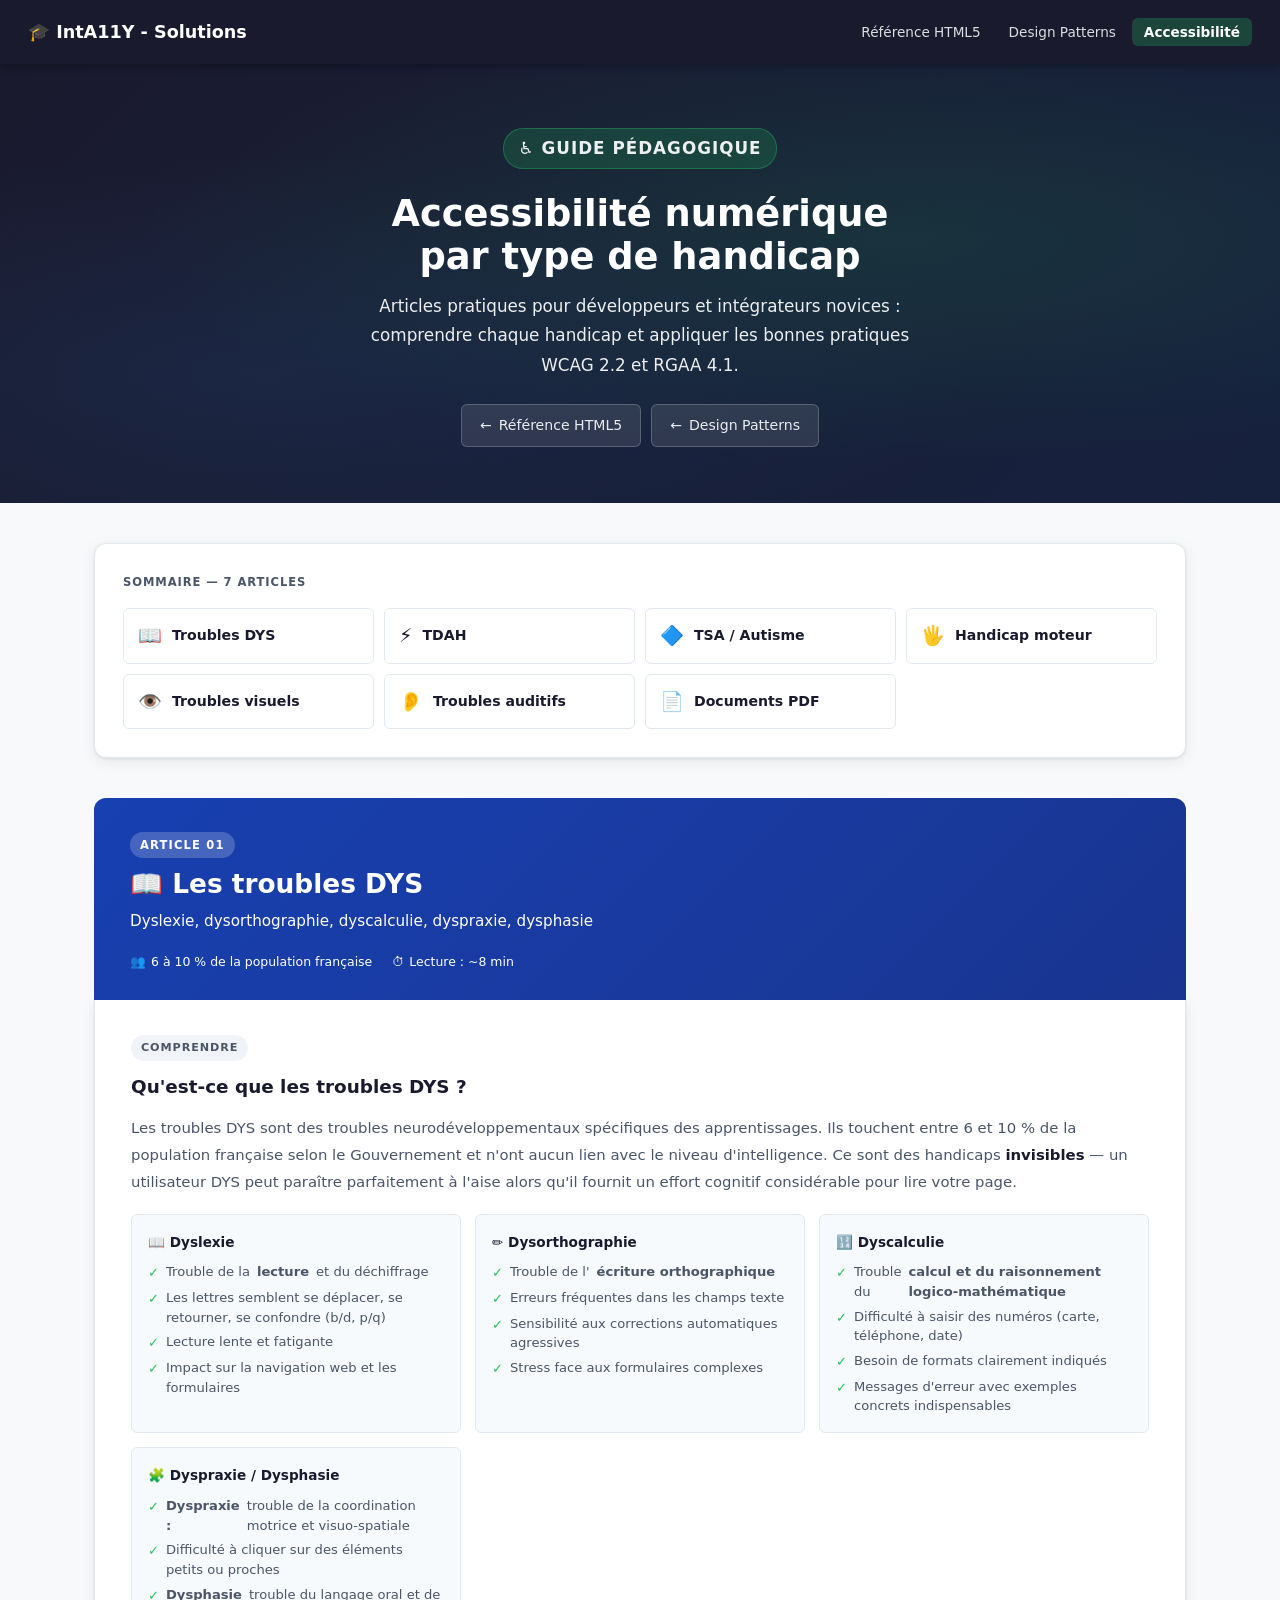
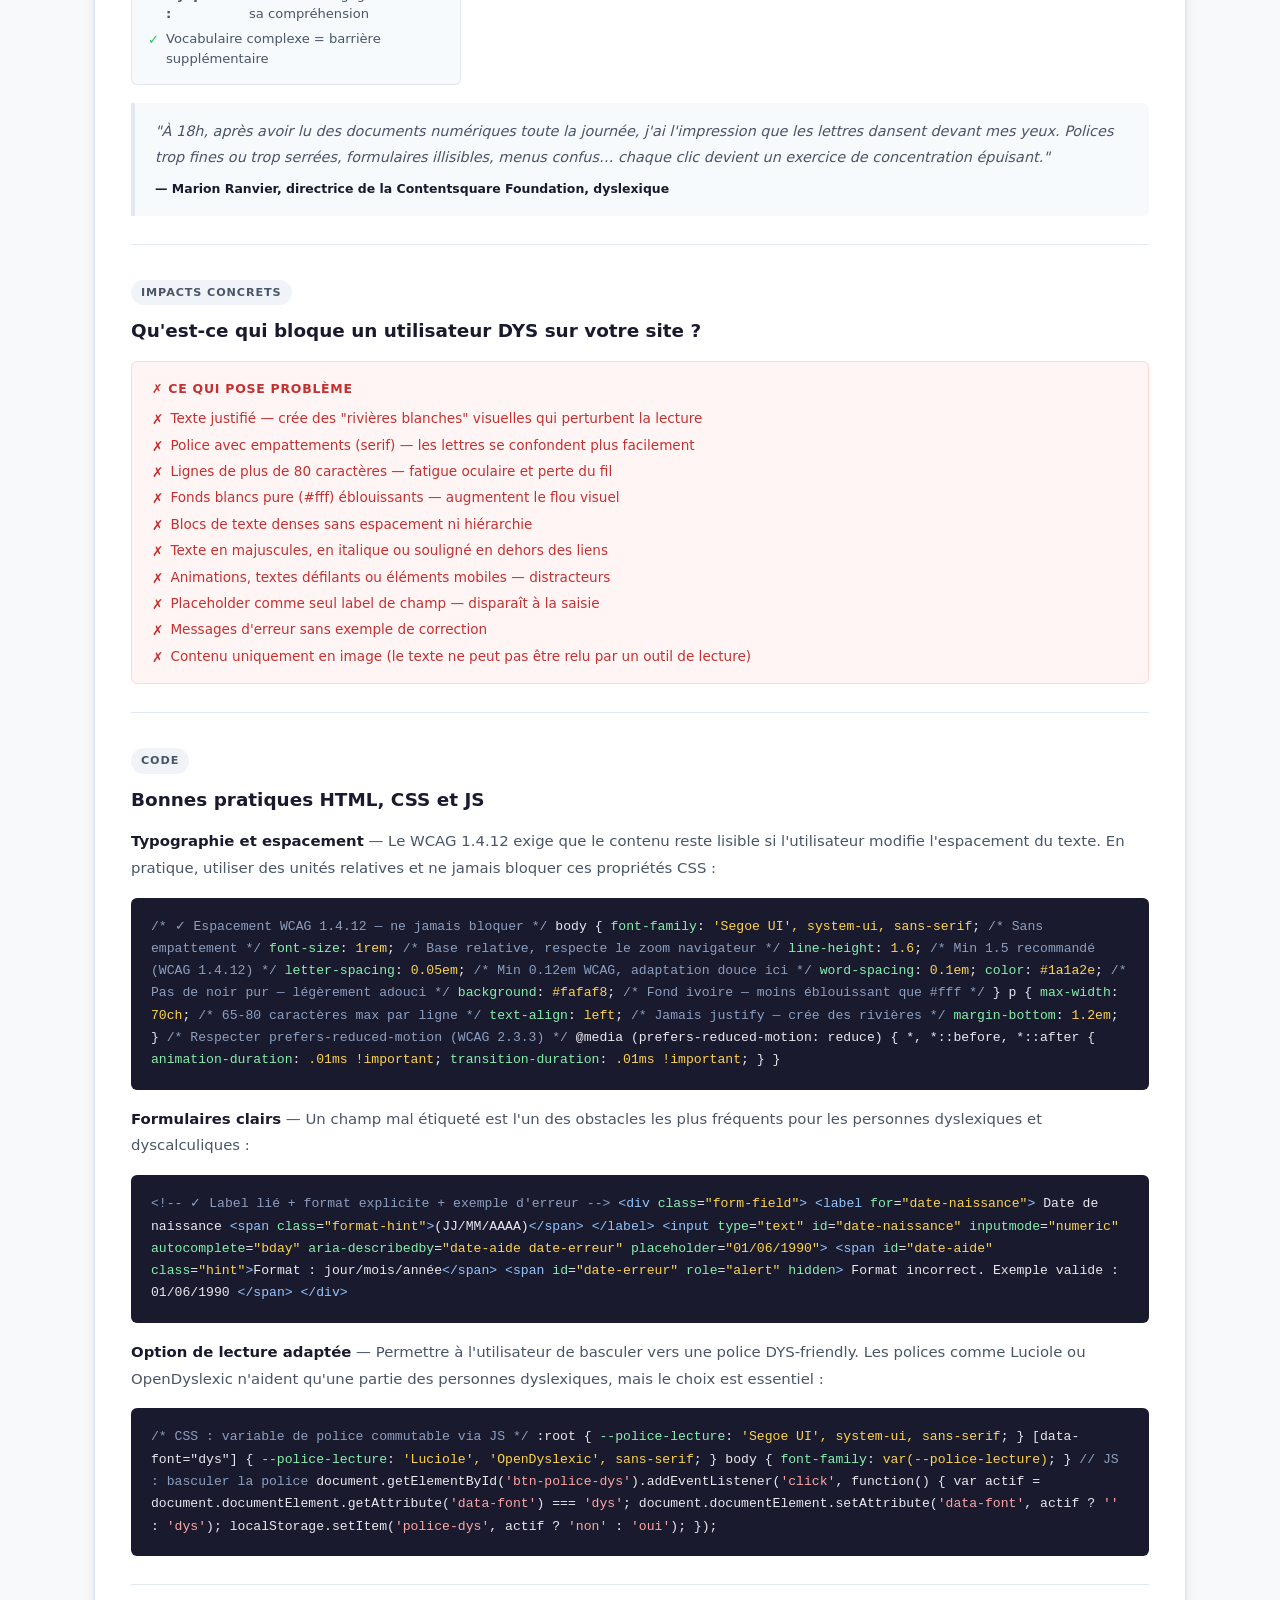
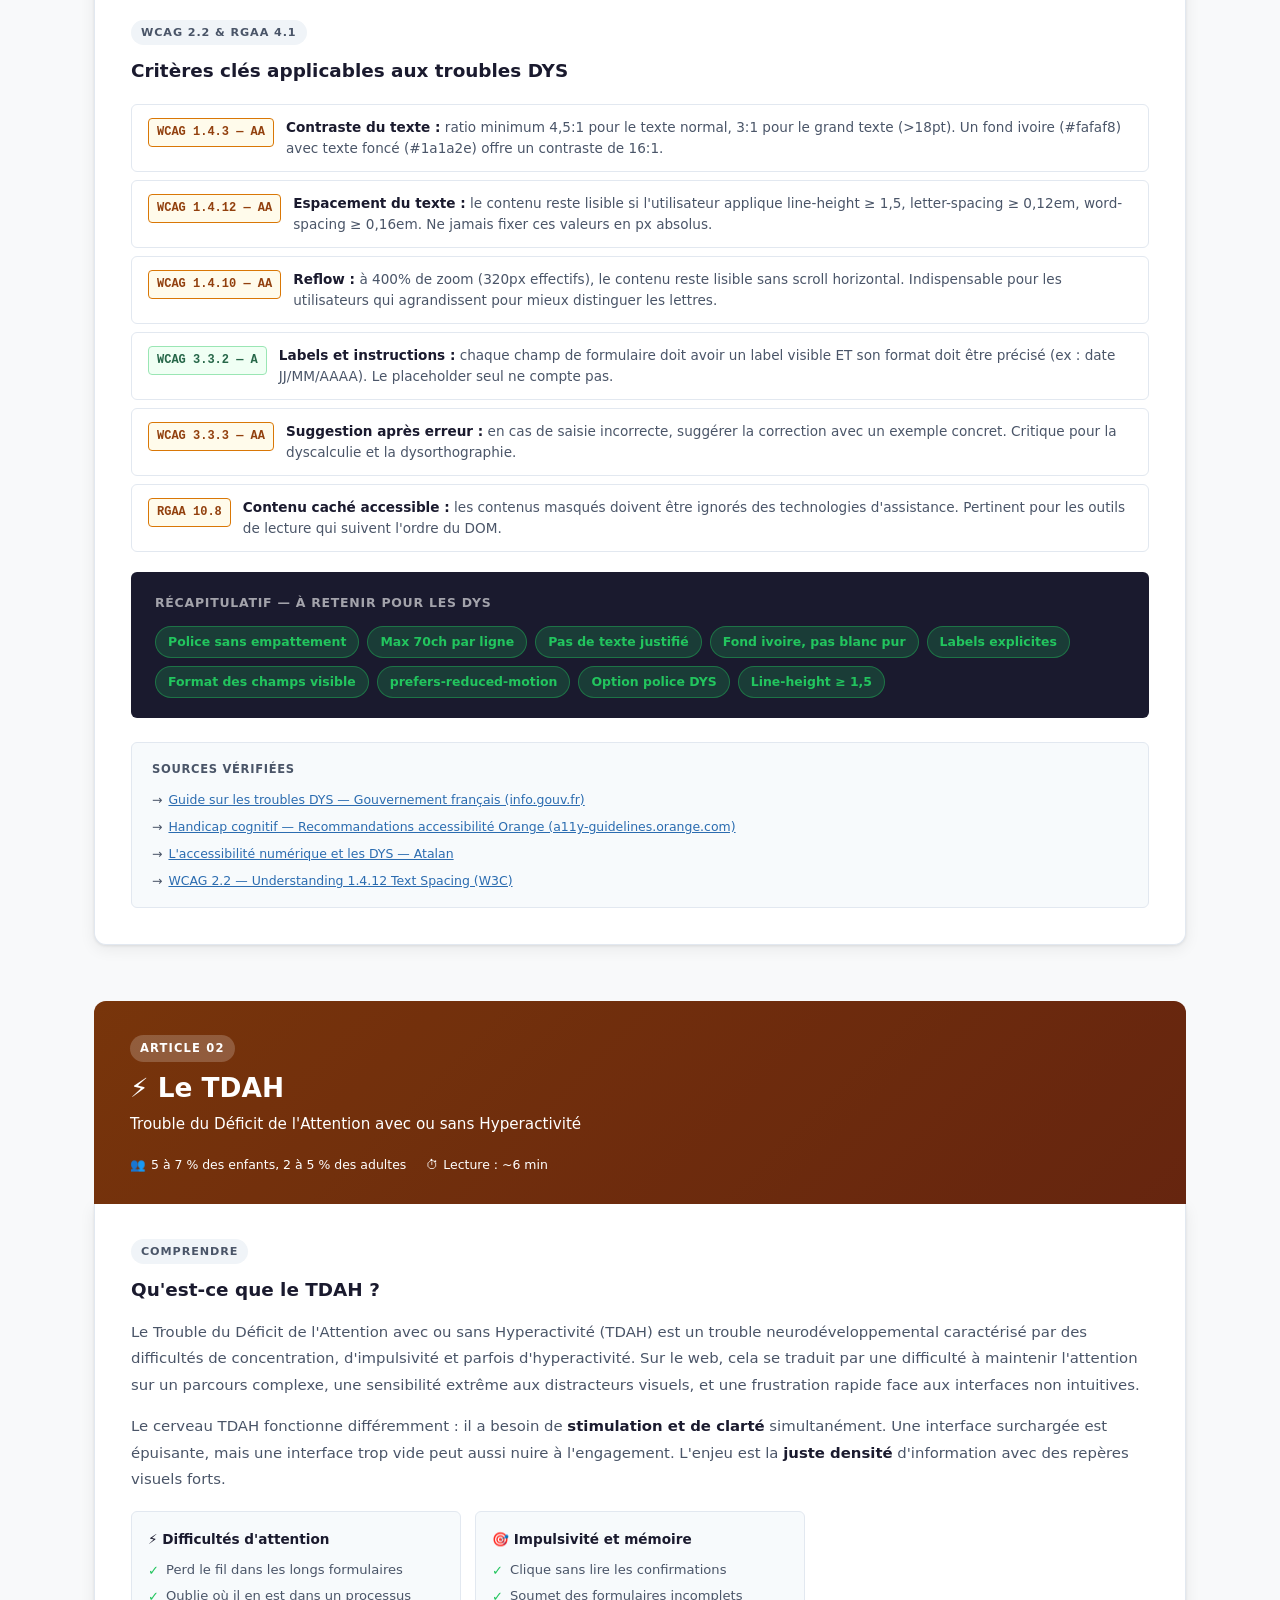
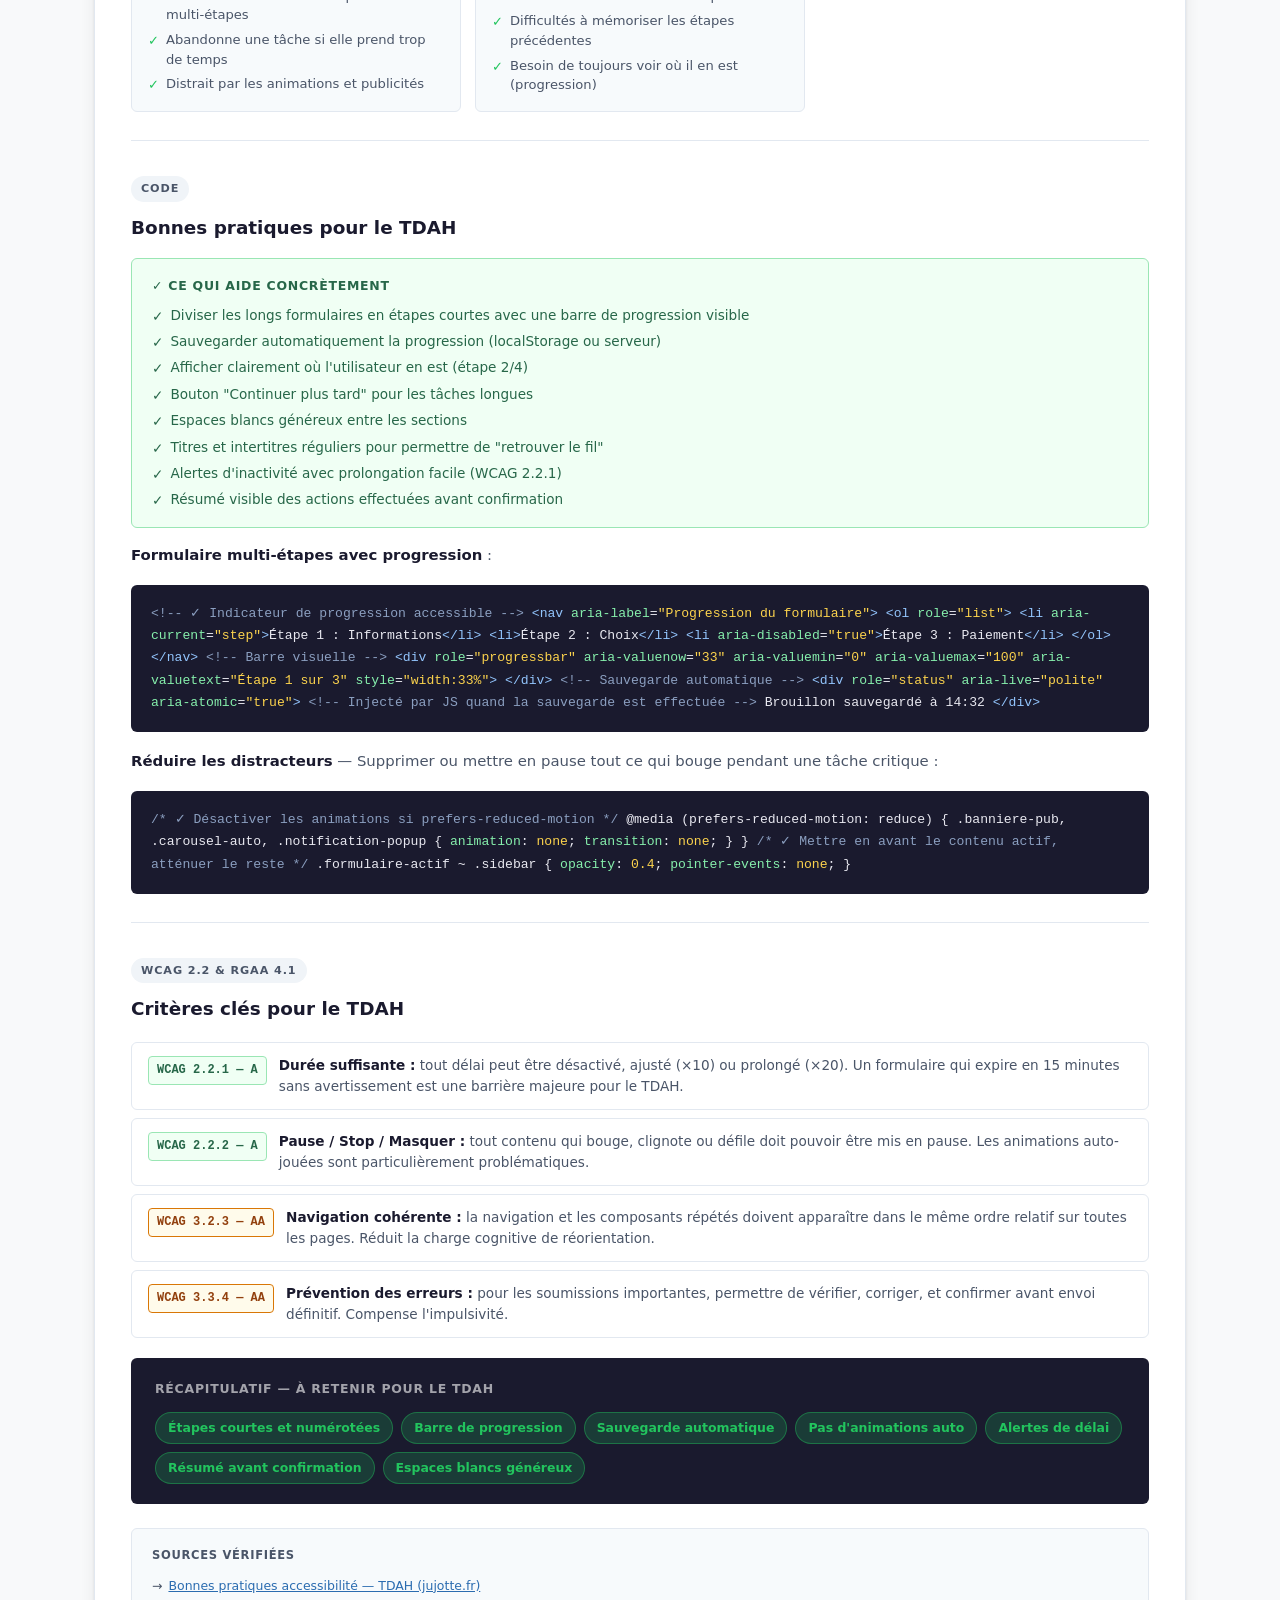
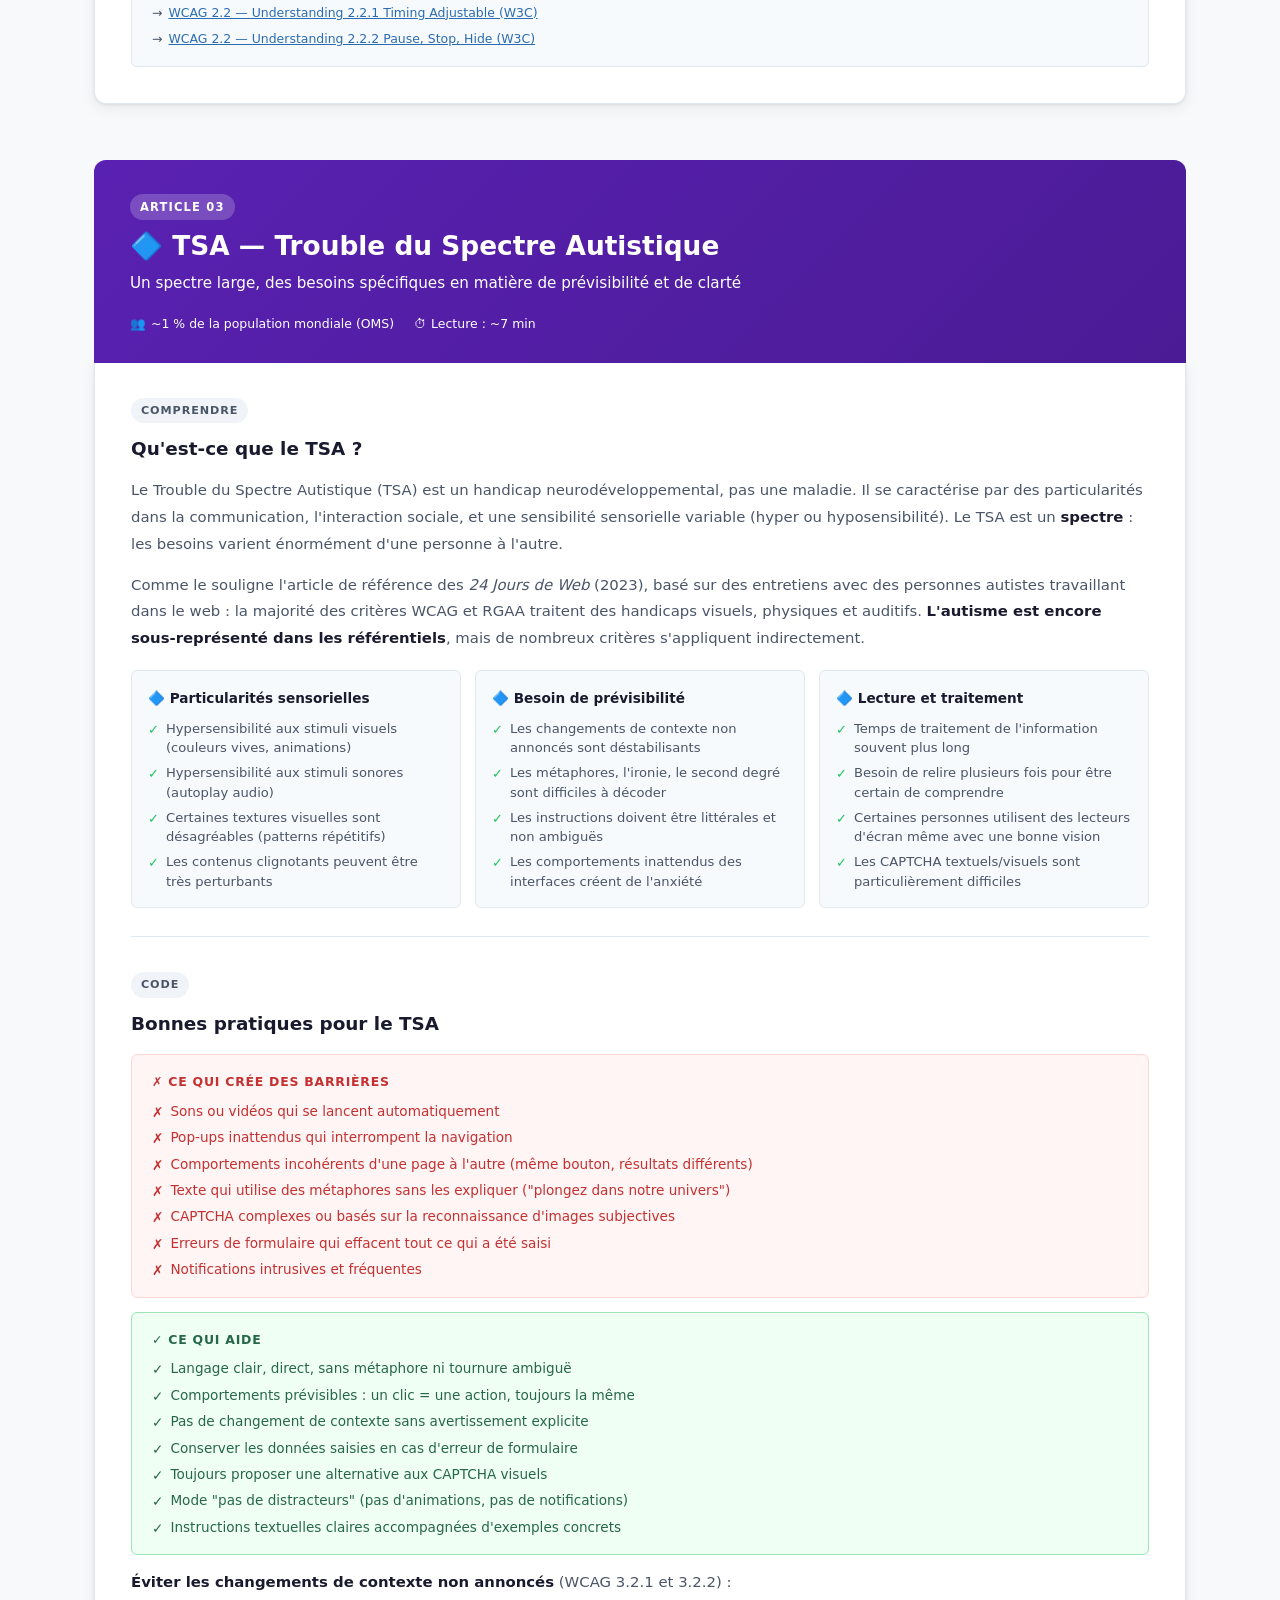
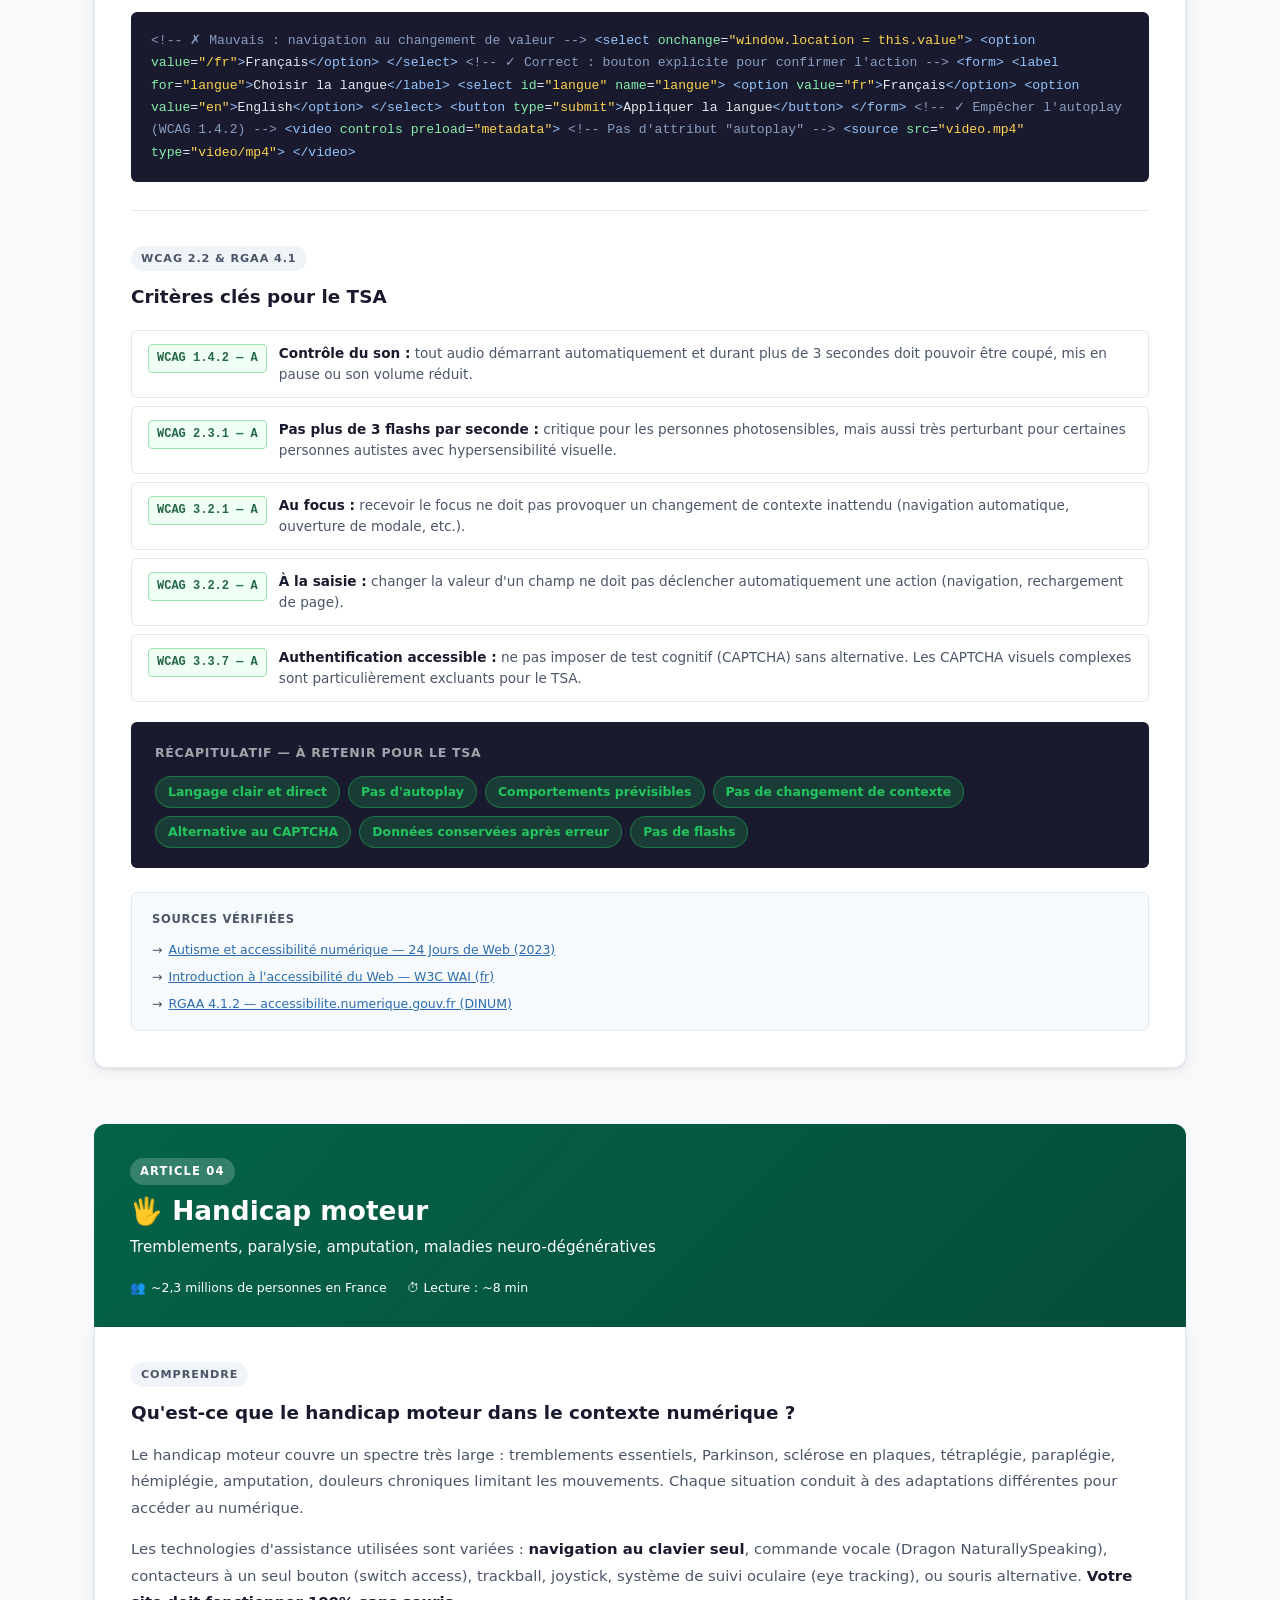
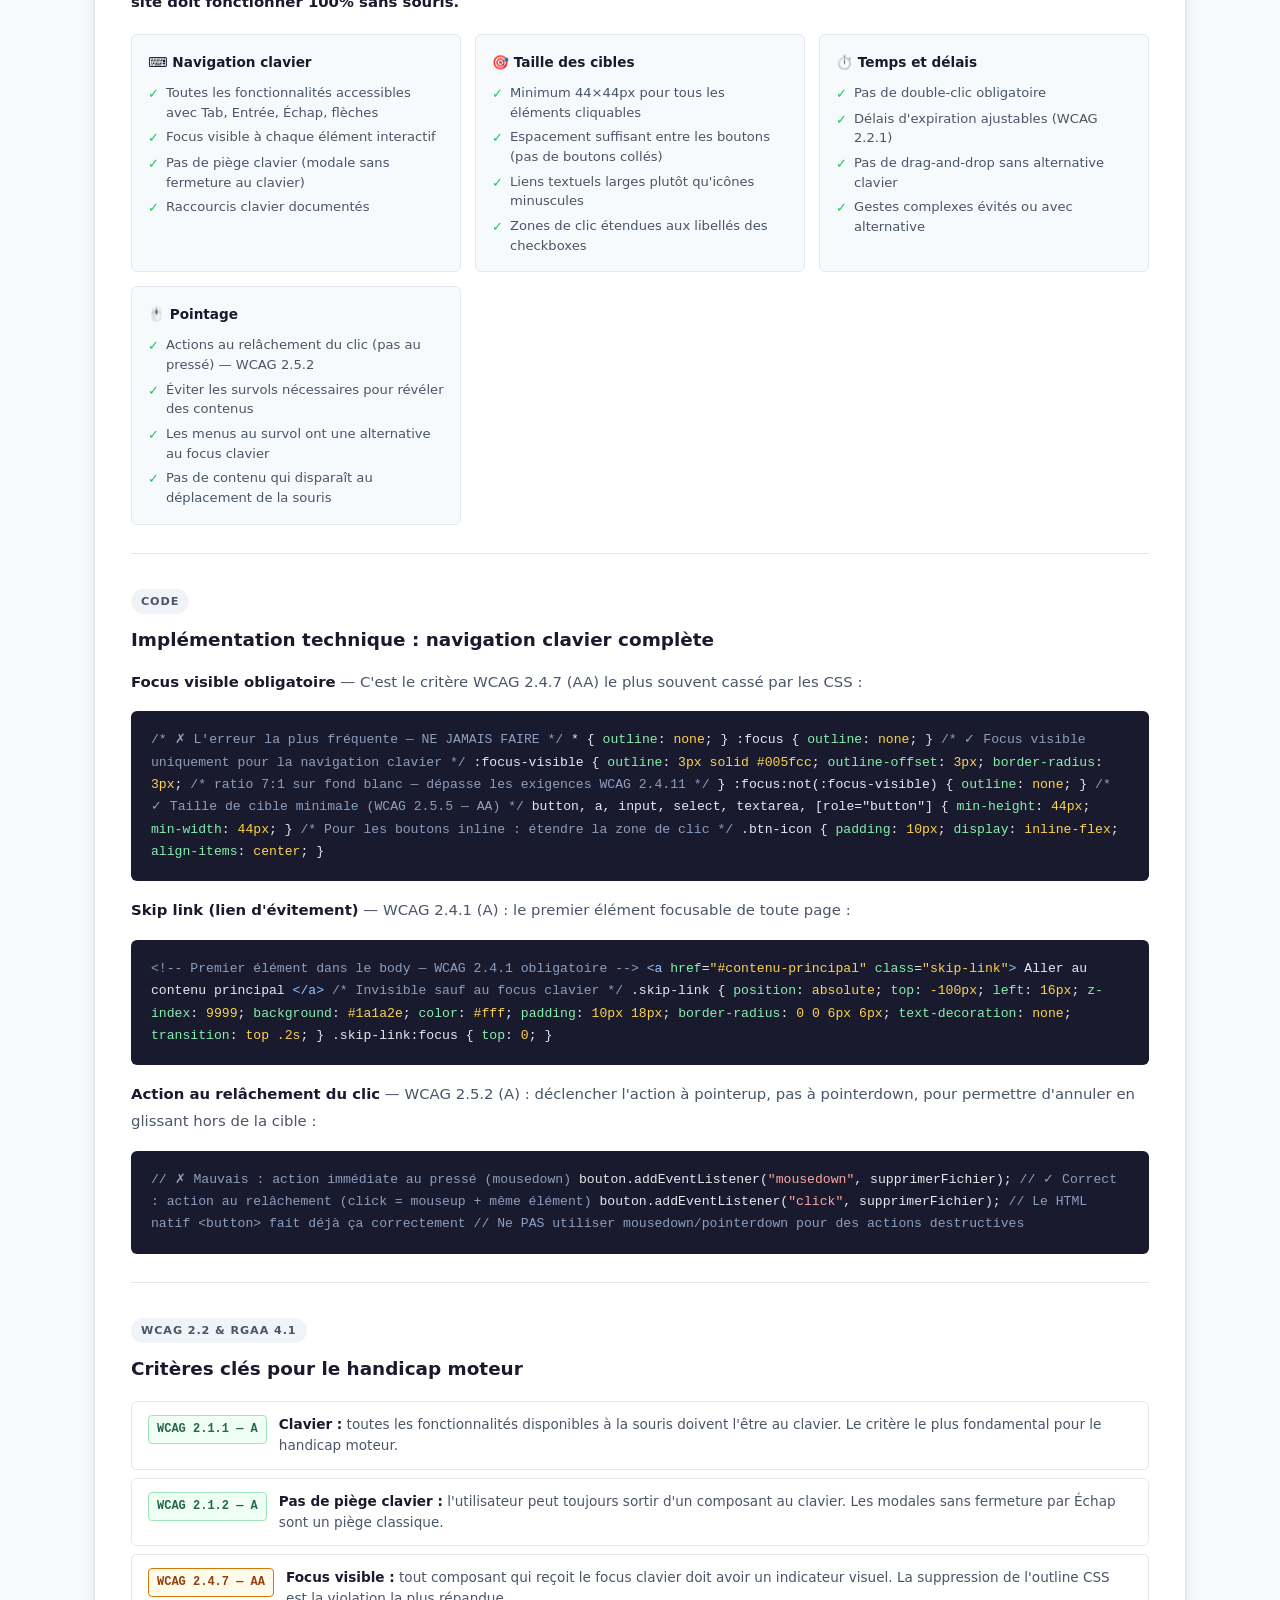
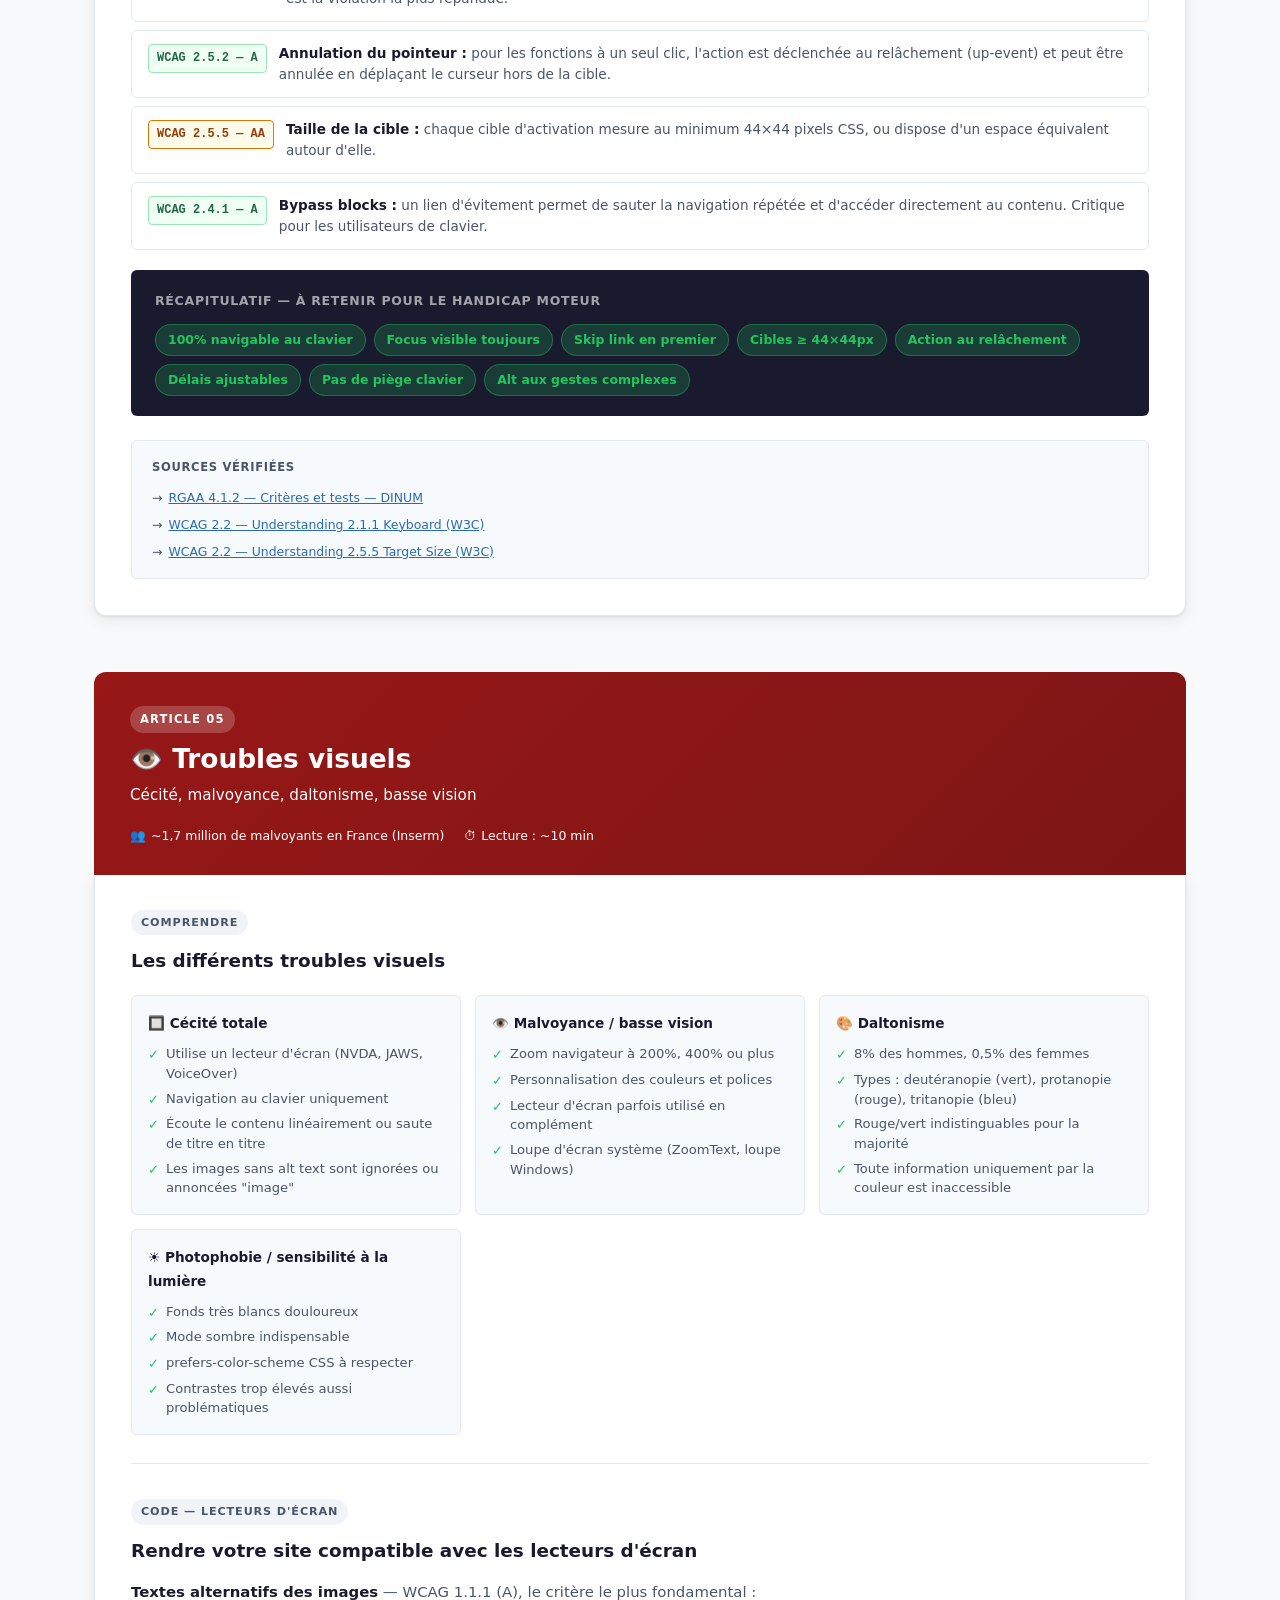
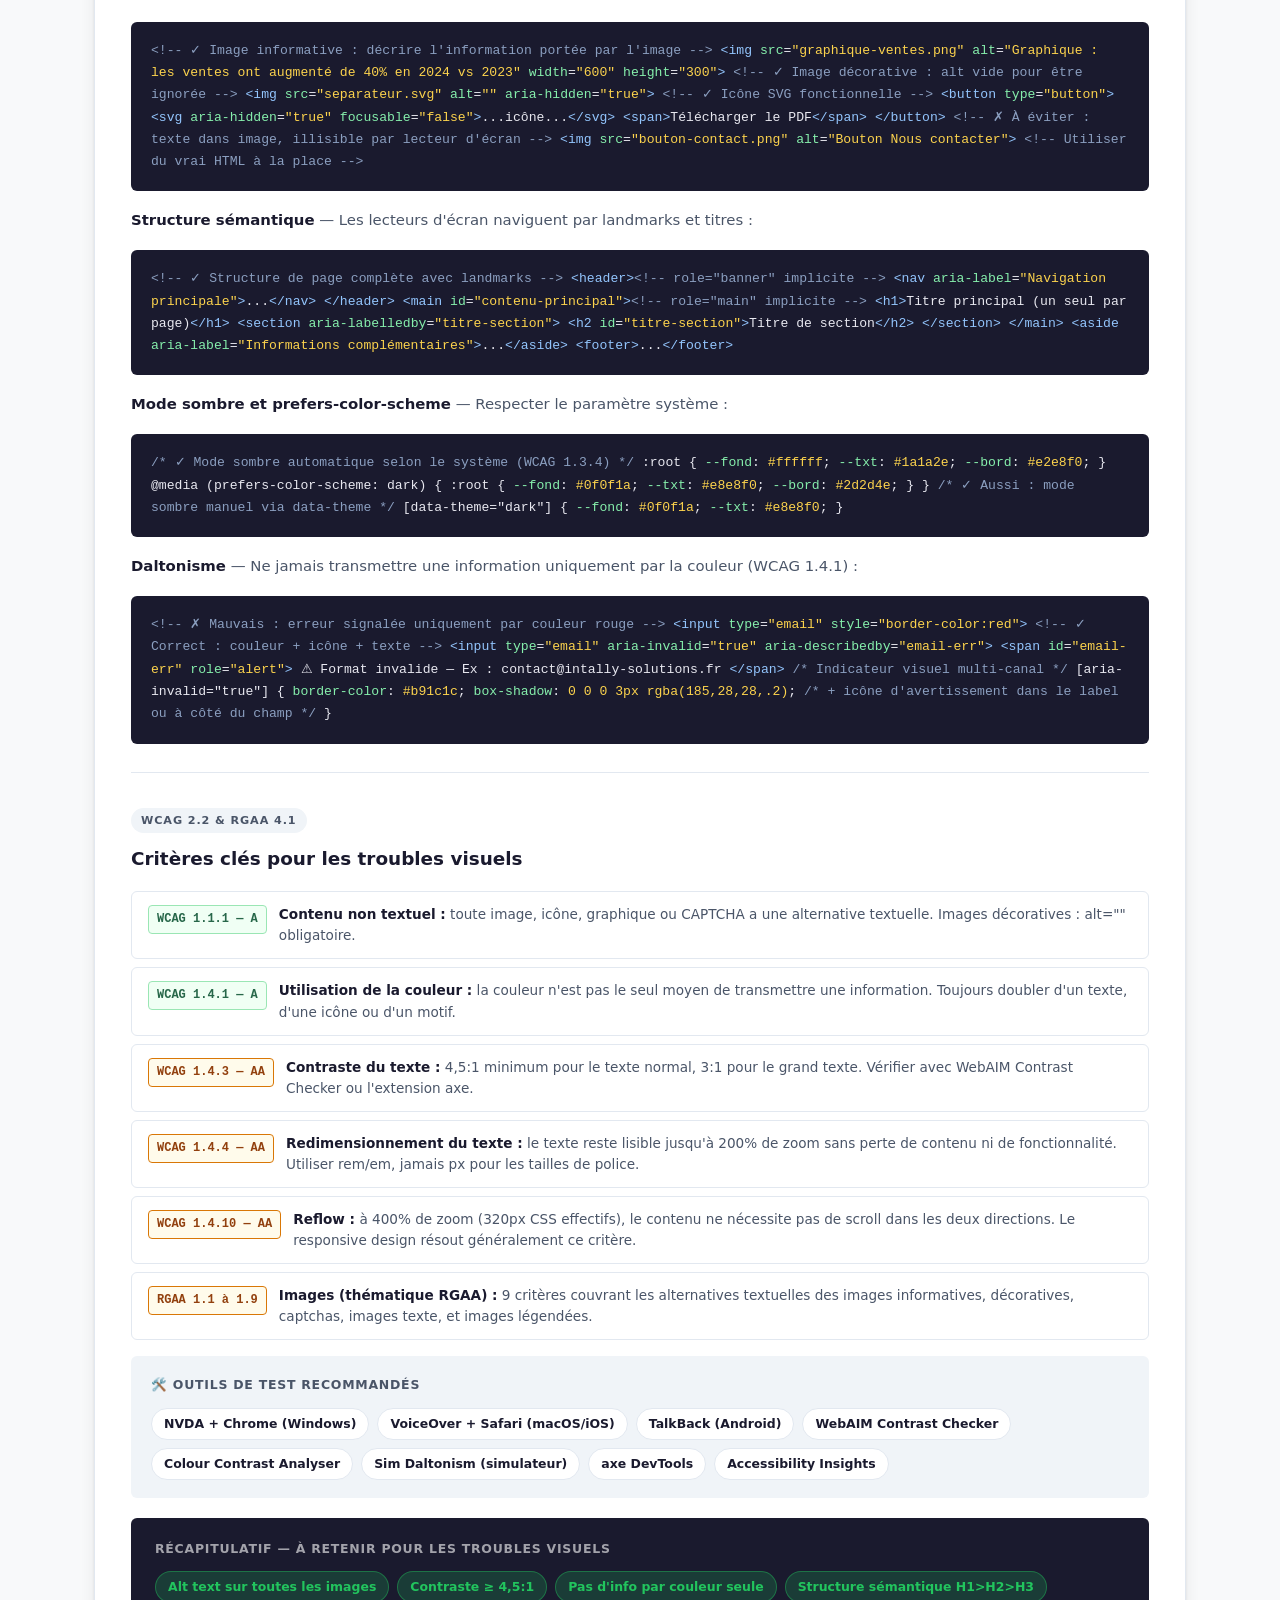
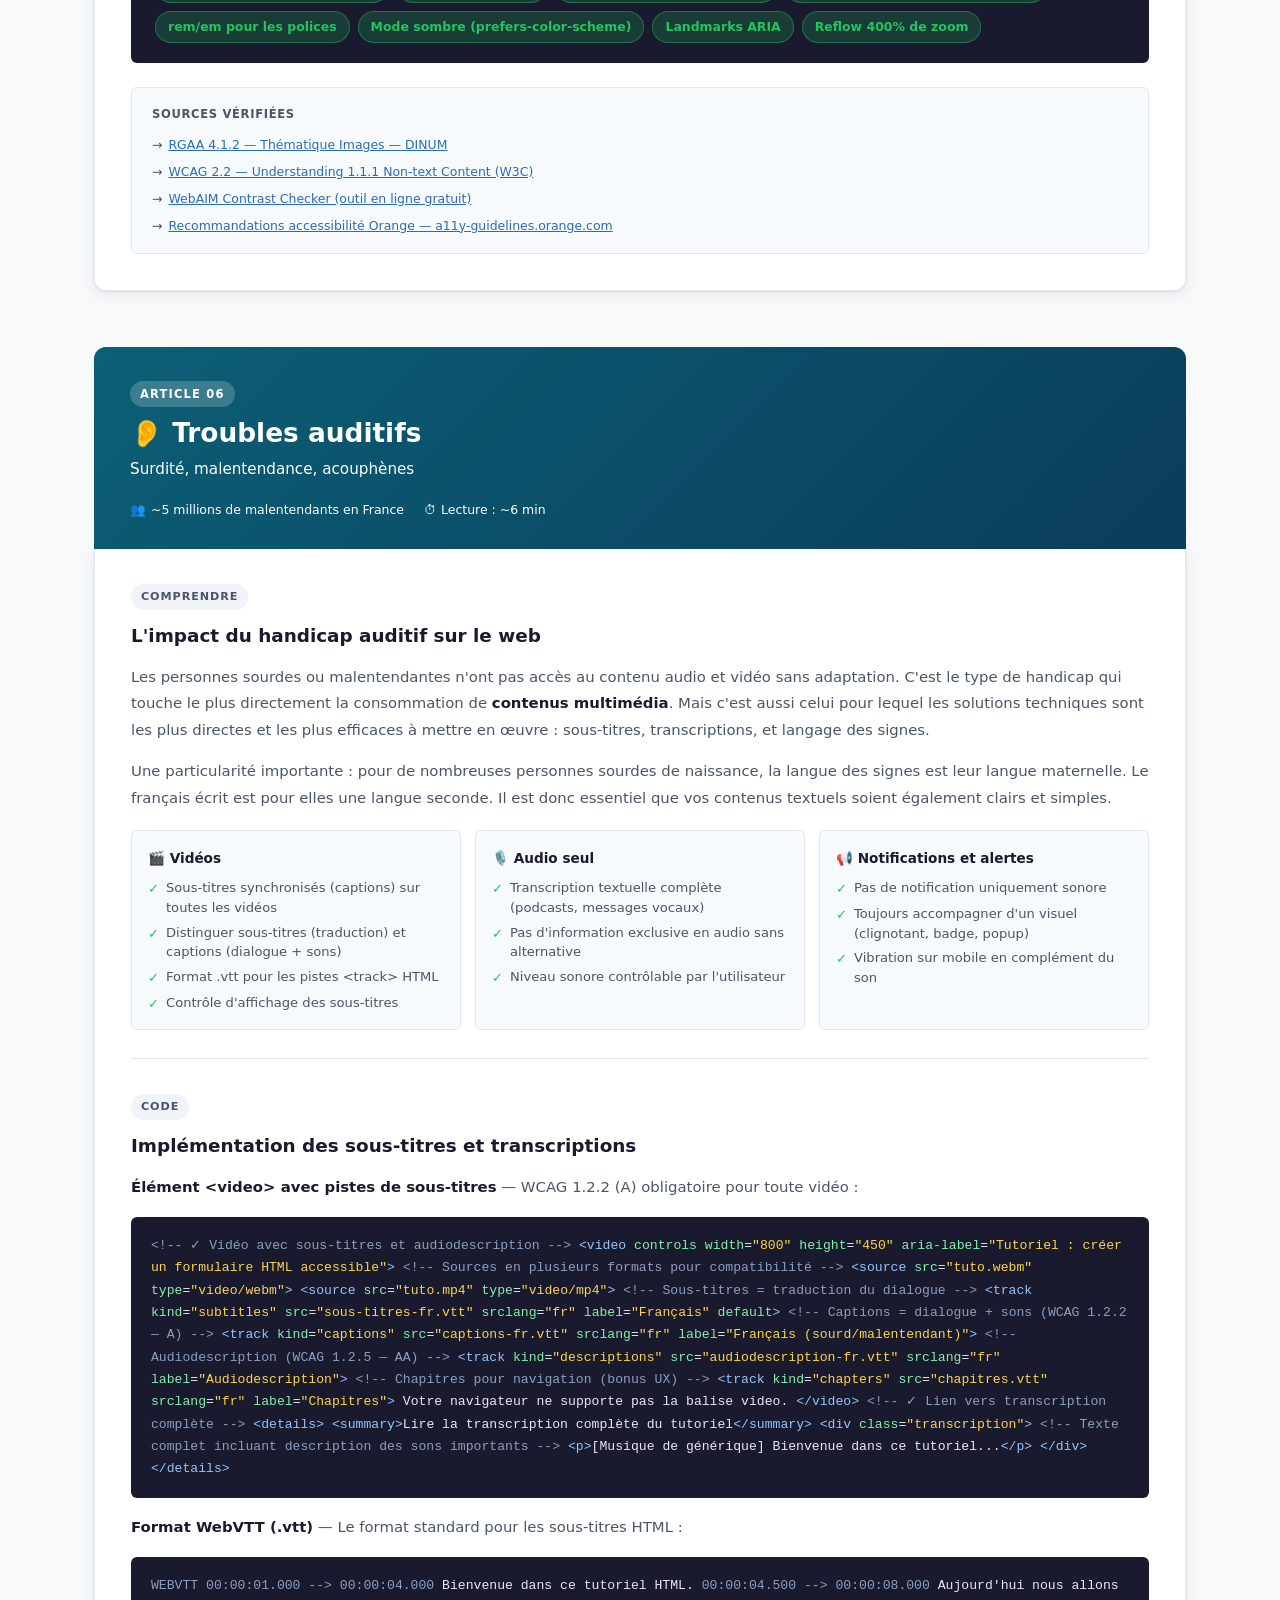
<file: accessibilite-handicaps.html>
<!DOCTYPE html>
<html lang="fr" dir="ltr">
<head>
  <meta charset="UTF-8">
  <meta name="viewport" content="width=device-width, initial-scale=1.0">
  <title>Accessibilité numérique par type de handicap — IntA11Y - Solutions</title>
  <meta name="description" content="Guides pratiques pour développeurs et intégrateurs : rendre sites, applications et PDF accessibles pour les troubles DYS, TDAH, TSA, handicap moteur, visuel et auditif. WCAG 2.2 et RGAA 4.1.">
  <meta name="theme-color" content="#1a1a2e">
<link rel="stylesheet" href="./styles/access.css">
</head>
<body>

<a href="#main-content" class="skip">Aller au contenu principal</a>

<!-- ══════════════════════════════════
     HEADER
══════════════════════════════════ -->
<header class="site-header">
  <a href="./index.html" class="logo" aria-label="IntA11Y - Solutions — Accueil">🎓 IntA11Y - Solutions</a>
  <nav aria-label="Navigation principale">
    <ul>
      <li><a href="./index.html">Référence HTML5</a></li>
      <li><a href="./patterns.html">Design Patterns</a></li>
      <li><a href="./accessibilite-handicaps.html" aria-current="page" class="active">Accessibilité</a></li>
    </ul>
  </nav>
  <button class="site-burger"
          type="button"
          id="site-burger"
          aria-controls="site-mobile-panel"
          aria-expanded="false"
          aria-label="Ouvrir le menu de navigation">
    <span aria-hidden="true" id="site-burger-ico">☰</span>
  </button>
</header>

<div class="site-mobile-nav" id="site-mobile-panel" hidden>
  <nav aria-label="Navigation mobile">
    <ul>
      <li><a href="./index.html">🏗️ Référence HTML5</a></li>
      <li><a href="./patterns.html">🎨 Design Patterns</a></li>
      <li><a href="./accessibilite-handicaps.html" class="mobile-cta">♿ Accessibilité</a></li>
    </ul>
  </nav>
</div>

<!-- ══════════════════════════════════
     HERO
══════════════════════════════════ -->
<div class="hero">
  <div class="hero-inner">
    <p class="hero-badge"><span aria-hidden="true">♿</span> Guide pédagogique</p>
    <h1>Accessibilité numérique<br>par type de handicap</h1>
    <p>Articles pratiques pour développeurs et intégrateurs novices : comprendre chaque handicap et appliquer les bonnes pratiques WCAG&nbsp;2.2 et RGAA&nbsp;4.1.</p>
    <div class="hero-links">
      <a href="./index.html"   class="hero-link"><span aria-hidden="true">←</span> Référence HTML5</a>
      <a href="./patterns.html" class="hero-link"><span aria-hidden="true">←</span> Design Patterns</a>
    </div>
  </div>
</div>

<!-- ══════════════════════════════════
     CONTENU PRINCIPAL
══════════════════════════════════ -->
<main id="main-content" tabindex="-1">
<div class="page-wrapper">

  <!-- SOMMAIRE -->
  <nav class="sommaire" aria-labelledby="sommaire-titre">
    <p class="sommaire-title" id="sommaire-titre">Sommaire — 7 articles</p>
    <div class="sommaire-grid">
      <a href="#article-dys"     class="sommaire-item"><span class="sommaire-emoji" aria-hidden="true">📖</span> Troubles DYS</a>
      <a href="#article-tdah"    class="sommaire-item"><span class="sommaire-emoji" aria-hidden="true">⚡</span> TDAH</a>
      <a href="#article-tsa"     class="sommaire-item"><span class="sommaire-emoji" aria-hidden="true">🔷</span> TSA / Autisme</a>
      <a href="#article-moteur"  class="sommaire-item"><span class="sommaire-emoji" aria-hidden="true">🖐️</span> Handicap moteur</a>
      <a href="#article-visuel"  class="sommaire-item"><span class="sommaire-emoji" aria-hidden="true">👁️</span> Troubles visuels</a>
      <a href="#article-auditif" class="sommaire-item"><span class="sommaire-emoji" aria-hidden="true">👂</span> Troubles auditifs</a>
      <a href="#article-pdf"     class="sommaire-item"><span class="sommaire-emoji" aria-hidden="true">📄</span> Documents PDF</a>
    </div>
  </nav>

  <!-- ════════════════════════════════
       ARTICLE 1 — TROUBLES DYS
  ════════════════════════════════ -->
  <article class="article-section" id="article-dys" aria-labelledby="titre-dys">
    <header class="article-header" style="background: linear-gradient(135deg, #1d4ed8, #1e40af);">
      <span class="article-num">Article 01</span>
      <h2 class="article-title" id="titre-dys">📖 Les troubles DYS</h2>
      <p class="article-subtitle">Dyslexie, dysorthographie, dyscalculie, dyspraxie, dysphasie</p>
      <div class="article-stats">
        <span class="article-stat"><span aria-hidden="true">👥</span> 6 à 10 % de la population française</span>
        <span class="article-stat"><span aria-hidden="true">⏱</span> Lecture : ~8 min</span>
      </div>
    </header>

    <div class="article-body">

      <!-- Comprendre -->
      <div class="section-block">
        <span class="section-label">Comprendre</span>
        <h3 class="section-h">Qu'est-ce que les troubles DYS ?</h3>
        <p class="section-text">
          Les troubles DYS sont des troubles neurodéveloppementaux spécifiques des apprentissages. Ils touchent entre 6 et 10&nbsp;% de la population française selon le Gouvernement et n'ont aucun lien avec le niveau d'intelligence. Ce sont des handicaps <strong>invisibles</strong> — un utilisateur DYS peut paraître parfaitement à l'aise alors qu'il fournit un effort cognitif considérable pour lire votre page.
        </p>
        <div class="practices-grid">
          <div class="practice-card">
            <p class="practice-card-title">📖 Dyslexie</p>
            <ul>
              <li>Trouble de la <strong>lecture</strong> et du déchiffrage</li>
              <li>Les lettres semblent se déplacer, se retourner, se confondre (b/d, p/q)</li>
              <li>Lecture lente et fatigante</li>
              <li>Impact sur la navigation web et les formulaires</li>
            </ul>
          </div>
          <div class="practice-card">
            <p class="practice-card-title">✏️ Dysorthographie</p>
            <ul>
              <li>Trouble de l'<strong>écriture orthographique</strong></li>
              <li>Erreurs fréquentes dans les champs texte</li>
              <li>Sensibilité aux corrections automatiques agressives</li>
              <li>Stress face aux formulaires complexes</li>
            </ul>
          </div>
          <div class="practice-card">
            <p class="practice-card-title">🔢 Dyscalculie</p>
            <ul>
              <li>Trouble du <strong>calcul et du raisonnement logico-mathématique</strong></li>
              <li>Difficulté à saisir des numéros (carte, téléphone, date)</li>
              <li>Besoin de formats clairement indiqués</li>
              <li>Messages d'erreur avec exemples concrets indispensables</li>
            </ul>
          </div>
          <div class="practice-card">
            <p class="practice-card-title">🧩 Dyspraxie / Dysphasie</p>
            <ul>
              <li><strong>Dyspraxie :</strong> trouble de la coordination motrice et visuo-spatiale</li>
              <li>Difficulté à cliquer sur des éléments petits ou proches</li>
              <li><strong>Dysphasie :</strong> trouble du langage oral et de sa compréhension</li>
              <li>Vocabulaire complexe = barrière supplémentaire</li>
            </ul>
          </div>
        </div>
        <div class="impact-box">
          "À 18h, après avoir lu des documents numériques toute la journée, j'ai l'impression que les lettres dansent devant mes yeux. Polices trop fines ou trop serrées, formulaires illisibles, menus confus… chaque clic devient un exercice de concentration épuisant."
          <cite>— Marion Ranvier, directrice de la Contentsquare Foundation, dyslexique</cite>
        </div>
      </div>

      <!-- Impacts sur la navigation -->
      <div class="section-block">
        <span class="section-label">Impacts concrets</span>
        <h3 class="section-h">Qu'est-ce qui bloque un utilisateur DYS sur votre site ?</h3>
        <div class="dont-box">
          <p class="dont-box-title">✗ Ce qui pose problème</p>
          <ul>
            <li>Texte justifié — crée des "rivières blanches" visuelles qui perturbent la lecture</li>
            <li>Police avec empattements (serif) — les lettres se confondent plus facilement</li>
            <li>Lignes de plus de 80 caractères — fatigue oculaire et perte du fil</li>
            <li>Fonds blancs pure (#fff) éblouissants — augmentent le flou visuel</li>
            <li>Blocs de texte denses sans espacement ni hiérarchie</li>
            <li>Texte en majuscules, en italique ou souligné en dehors des liens</li>
            <li>Animations, textes défilants ou éléments mobiles — distracteurs</li>
            <li>Placeholder comme seul label de champ — disparaît à la saisie</li>
            <li>Messages d'erreur sans exemple de correction</li>
            <li>Contenu uniquement en image (le texte ne peut pas être relu par un outil de lecture)</li>
          </ul>
        </div>
      </div>

      <!-- Bonnes pratiques HTML/CSS -->
      <div class="section-block">
        <span class="section-label">Code</span>
        <h3 class="section-h">Bonnes pratiques HTML, CSS et JS</h3>

        <p class="section-text"><strong>Typographie et espacement</strong> — Le WCAG 1.4.12 exige que le contenu reste lisible si l'utilisateur modifie l'espacement du texte. En pratique, utiliser des unités relatives et ne jamais bloquer ces propriétés CSS :</p>
        <div class="code-block">
<span class="code-comment">/* ✓ Espacement WCAG 1.4.12 — ne jamais bloquer */</span>
body {
  <span class="code-attr">font-family</span>: <span class="code-val">'Segoe UI', system-ui, sans-serif</span>; <span class="code-comment">/* Sans empattement */</span>
  <span class="code-attr">font-size</span>: <span class="code-val">1rem</span>; <span class="code-comment">/* Base relative, respecte le zoom navigateur */</span>
  <span class="code-attr">line-height</span>: <span class="code-val">1.6</span>;  <span class="code-comment">/* Min 1.5 recommandé (WCAG 1.4.12) */</span>
  <span class="code-attr">letter-spacing</span>: <span class="code-val">0.05em</span>; <span class="code-comment">/* Min 0.12em WCAG, adaptation douce ici */</span>
  <span class="code-attr">word-spacing</span>: <span class="code-val">0.1em</span>;
  <span class="code-attr">color</span>: <span class="code-val">#1a1a2e</span>; <span class="code-comment">/* Pas de noir pur — légèrement adouci */</span>
  <span class="code-attr">background</span>: <span class="code-val">#fafaf8</span>; <span class="code-comment">/* Fond ivoire — moins éblouissant que #fff */</span>
}

p {
  <span class="code-attr">max-width</span>: <span class="code-val">70ch</span>; <span class="code-comment">/* 65-80 caractères max par ligne */</span>
  <span class="code-attr">text-align</span>: <span class="code-val">left</span>;  <span class="code-comment">/* Jamais justify — crée des rivières */</span>
  <span class="code-attr">margin-bottom</span>: <span class="code-val">1.2em</span>;
}

<span class="code-comment">/* Respecter prefers-reduced-motion (WCAG 2.3.3) */</span>
@media (prefers-reduced-motion: reduce) {
  *, *::before, *::after {
    <span class="code-attr">animation-duration</span>: <span class="code-val">.01ms !important</span>;
    <span class="code-attr">transition-duration</span>: <span class="code-val">.01ms !important</span>;
  }
}
        </div>

        <p class="section-text"><strong>Formulaires clairs</strong> — Un champ mal étiqueté est l'un des obstacles les plus fréquents pour les personnes dyslexiques et dyscalculiques :</p>
        <div class="code-block">
<span class="code-comment">&lt;!-- ✓ Label lié + format explicite + exemple d'erreur --&gt;</span>
<span class="code-tag">&lt;div</span> <span class="code-attr">class</span>=<span class="code-val">"form-field"</span><span class="code-tag">&gt;</span>
  <span class="code-tag">&lt;label</span> <span class="code-attr">for</span>=<span class="code-val">"date-naissance"</span><span class="code-tag">&gt;</span>
    Date de naissance <span class="code-tag">&lt;span</span> <span class="code-attr">class</span>=<span class="code-val">"format-hint"</span><span class="code-tag">&gt;</span>(JJ/MM/AAAA)<span class="code-tag">&lt;/span&gt;</span>
  <span class="code-tag">&lt;/label&gt;</span>
  <span class="code-tag">&lt;input</span>
    <span class="code-attr">type</span>=<span class="code-val">"text"</span>
    <span class="code-attr">id</span>=<span class="code-val">"date-naissance"</span>
    <span class="code-attr">inputmode</span>=<span class="code-val">"numeric"</span>
    <span class="code-attr">autocomplete</span>=<span class="code-val">"bday"</span>
    <span class="code-attr">aria-describedby</span>=<span class="code-val">"date-aide date-erreur"</span>
    <span class="code-attr">placeholder</span>=<span class="code-val">"01/06/1990"</span><span class="code-tag">&gt;</span>
  <span class="code-tag">&lt;span</span> <span class="code-attr">id</span>=<span class="code-val">"date-aide"</span> <span class="code-attr">class</span>=<span class="code-val">"hint"</span><span class="code-tag">&gt;</span>Format : jour/mois/année<span class="code-tag">&lt;/span&gt;</span>
  <span class="code-tag">&lt;span</span> <span class="code-attr">id</span>=<span class="code-val">"date-erreur"</span> <span class="code-attr">role</span>=<span class="code-val">"alert"</span> <span class="code-attr">hidden</span><span class="code-tag">&gt;</span>
    Format incorrect. Exemple valide : 01/06/1990
  <span class="code-tag">&lt;/span&gt;</span>
<span class="code-tag">&lt;/div&gt;</span>
        </div>

        <p class="section-text"><strong>Option de lecture adaptée</strong> — Permettre à l'utilisateur de basculer vers une police DYS-friendly. Les polices comme Luciole ou OpenDyslexic n'aident qu'une partie des personnes dyslexiques, mais le choix est essentiel :</p>
        <div class="code-block">
<span class="code-comment">/* CSS : variable de police commutable via JS */</span>
:root { <span class="code-attr">--police-lecture</span>: <span class="code-val">'Segoe UI', system-ui, sans-serif</span>; }
[data-font="dys"] { <span class="code-attr">--police-lecture</span>: <span class="code-val">'Luciole', 'OpenDyslexic', sans-serif</span>; }
body { <span class="code-attr">font-family</span>: <span class="code-val">var(--police-lecture)</span>; }

<span class="code-comment">// JS : basculer la police</span>
document.getElementById(<span class="code-str">'btn-police-dys'</span>).addEventListener(<span class="code-str">'click'</span>, function() {
  var actif = document.documentElement.getAttribute(<span class="code-str">'data-font'</span>) === <span class="code-str">'dys'</span>;
  document.documentElement.setAttribute(<span class="code-str">'data-font'</span>, actif ? <span class="code-str">''</span> : <span class="code-str">'dys'</span>);
  localStorage.setItem(<span class="code-str">'police-dys'</span>, actif ? <span class="code-str">'non'</span> : <span class="code-str">'oui'</span>);
});
        </div>
      </div>

      <!-- Critères WCAG/RGAA -->
      <div class="section-block">
        <span class="section-label">WCAG 2.2 &amp; RGAA 4.1</span>
        <h3 class="section-h">Critères clés applicables aux troubles DYS</h3>
        <div class="criteria-list">
          <div class="criterion">
            <span class="criterion-badge badge-aa">WCAG 1.4.3 — AA</span>
            <span class="criterion-text"><strong>Contraste du texte :</strong> ratio minimum 4,5:1 pour le texte normal, 3:1 pour le grand texte (&gt;18pt). Un fond ivoire (#fafaf8) avec texte foncé (#1a1a2e) offre un contraste de 16:1.</span>
          </div>
          <div class="criterion">
            <span class="criterion-badge badge-aa">WCAG 1.4.12 — AA</span>
            <span class="criterion-text"><strong>Espacement du texte :</strong> le contenu reste lisible si l'utilisateur applique line-height ≥ 1,5, letter-spacing ≥ 0,12em, word-spacing ≥ 0,16em. Ne jamais fixer ces valeurs en px absolus.</span>
          </div>
          <div class="criterion">
            <span class="criterion-badge badge-aa">WCAG 1.4.10 — AA</span>
            <span class="criterion-text"><strong>Reflow :</strong> à 400% de zoom (320px effectifs), le contenu reste lisible sans scroll horizontal. Indispensable pour les utilisateurs qui agrandissent pour mieux distinguer les lettres.</span>
          </div>
          <div class="criterion">
            <span class="criterion-badge badge-a">WCAG 3.3.2 — A</span>
            <span class="criterion-text"><strong>Labels et instructions :</strong> chaque champ de formulaire doit avoir un label visible ET son format doit être précisé (ex : date JJ/MM/AAAA). Le placeholder seul ne compte pas.</span>
          </div>
          <div class="criterion">
            <span class="criterion-badge badge-aa">WCAG 3.3.3 — AA</span>
            <span class="criterion-text"><strong>Suggestion après erreur :</strong> en cas de saisie incorrecte, suggérer la correction avec un exemple concret. Critique pour la dyscalculie et la dysorthographie.</span>
          </div>
          <div class="criterion">
            <span class="criterion-badge badge-aa">RGAA 10.8</span>
            <span class="criterion-text"><strong>Contenu caché accessible :</strong> les contenus masqués doivent être ignorés des technologies d'assistance. Pertinent pour les outils de lecture qui suivent l'ordre du DOM.</span>
          </div>
        </div>
      </div>

      <!-- Récapitulatif -->
      <div class="summary-card">
        <p class="summary-card-title">Récapitulatif — À retenir pour les DYS</p>
        <div class="summary-pills">
          <span class="summary-pill">Police sans empattement</span>
          <span class="summary-pill">Max 70ch par ligne</span>
          <span class="summary-pill">Pas de texte justifié</span>
          <span class="summary-pill">Fond ivoire, pas blanc pur</span>
          <span class="summary-pill">Labels explicites</span>
          <span class="summary-pill">Format des champs visible</span>
          <span class="summary-pill">prefers-reduced-motion</span>
          <span class="summary-pill">Option police DYS</span>
          <span class="summary-pill">Line-height ≥ 1,5</span>
        </div>
      </div>

      <!-- Sources -->
      <div class="sources-box">
        <p class="sources-title">Sources vérifiées</p>
        <ul class="sources-list">
          <li>→ <a href="https://www.info.gouv.fr/accessibilite/comprendre-les-handicaps-pour-ameliorer-laccessibilite/guide-sur-les-troubles-dys" target="_blank" rel="noopener noreferrer">Guide sur les troubles DYS — Gouvernement français (info.gouv.fr)</a></li>
          <li>→ <a href="https://a11y-guidelines.orange.com/fr/handicap-cognitif/" target="_blank" rel="noopener noreferrer">Handicap cognitif — Recommandations accessibilité Orange (a11y-guidelines.orange.com)</a></li>
          <li>→ <a href="https://blog.atalan.fr/laccessibilite-numerique-et-les-dys/" target="_blank" rel="noopener noreferrer">L'accessibilité numérique et les DYS — Atalan</a></li>
          <li>→ <a href="https://www.w3.org/WAI/WCAG22/Understanding/text-spacing.html" target="_blank" rel="noopener noreferrer">WCAG 2.2 — Understanding 1.4.12 Text Spacing (W3C)</a></li>
        </ul>
      </div>

    </div><!-- /article-body -->
  </article>

  <!-- ════════════════════════════════
       ARTICLE 2 — TDAH
  ════════════════════════════════ -->
  <article class="article-section" id="article-tdah" aria-labelledby="titre-tdah">
    <header class="article-header" style="background: linear-gradient(135deg, #92400e, #7c2d12);">
      <span class="article-num">Article 02</span>
      <h2 class="article-title" id="titre-tdah">⚡ Le TDAH</h2>
      <p class="article-subtitle">Trouble du Déficit de l'Attention avec ou sans Hyperactivité</p>
      <div class="article-stats">
        <span class="article-stat"><span aria-hidden="true">👥</span> 5 à 7 % des enfants, 2 à 5 % des adultes</span>
        <span class="article-stat"><span aria-hidden="true">⏱</span> Lecture : ~6 min</span>
      </div>
    </header>

    <div class="article-body">

      <div class="section-block">
        <span class="section-label">Comprendre</span>
        <h3 class="section-h">Qu'est-ce que le TDAH ?</h3>
        <p class="section-text">
          Le Trouble du Déficit de l'Attention avec ou sans Hyperactivité (TDAH) est un trouble neurodéveloppemental caractérisé par des difficultés de concentration, d'impulsivité et parfois d'hyperactivité. Sur le web, cela se traduit par une difficulté à maintenir l'attention sur un parcours complexe, une sensibilité extrême aux distracteurs visuels, et une frustration rapide face aux interfaces non intuitives.
        </p>
        <p class="section-text">
          Le cerveau TDAH fonctionne différemment : il a besoin de <strong>stimulation et de clarté</strong> simultanément. Une interface surchargée est épuisante, mais une interface trop vide peut aussi nuire à l'engagement. L'enjeu est la <strong>juste densité</strong> d'information avec des repères visuels forts.
        </p>

        <div class="practices-grid">
          <div class="practice-card">
            <p class="practice-card-title">⚡ Difficultés d'attention</p>
            <ul>
              <li>Perd le fil dans les longs formulaires</li>
              <li>Oublie où il en est dans un processus multi-étapes</li>
              <li>Abandonne une tâche si elle prend trop de temps</li>
              <li>Distrait par les animations et publicités</li>
            </ul>
          </div>
          <div class="practice-card">
            <p class="practice-card-title">🎯 Impulsivité et mémoire</p>
            <ul>
              <li>Clique sans lire les confirmations</li>
              <li>Soumet des formulaires incomplets</li>
              <li>Difficultés à mémoriser les étapes précédentes</li>
              <li>Besoin de toujours voir où il en est (progression)</li>
            </ul>
          </div>
        </div>
      </div>

      <div class="section-block">
        <span class="section-label">Code</span>
        <h3 class="section-h">Bonnes pratiques pour le TDAH</h3>

        <div class="do-box">
          <p class="do-box-title">✓ Ce qui aide concrètement</p>
          <ul>
            <li>Diviser les longs formulaires en étapes courtes avec une barre de progression visible</li>
            <li>Sauvegarder automatiquement la progression (localStorage ou serveur)</li>
            <li>Afficher clairement où l'utilisateur en est (étape 2/4)</li>
            <li>Bouton "Continuer plus tard" pour les tâches longues</li>
            <li>Espaces blancs généreux entre les sections</li>
            <li>Titres et intertitres réguliers pour permettre de "retrouver le fil"</li>
            <li>Alertes d'inactivité avec prolongation facile (WCAG 2.2.1)</li>
            <li>Résumé visible des actions effectuées avant confirmation</li>
          </ul>
        </div>

        <p class="section-text"><strong>Formulaire multi-étapes avec progression</strong> :</p>
        <div class="code-block">
<span class="code-comment">&lt;!-- ✓ Indicateur de progression accessible --&gt;</span>
<span class="code-tag">&lt;nav</span> <span class="code-attr">aria-label</span>=<span class="code-val">"Progression du formulaire"</span><span class="code-tag">&gt;</span>
  <span class="code-tag">&lt;ol</span> <span class="code-attr">role</span>=<span class="code-val">"list"</span><span class="code-tag">&gt;</span>
    <span class="code-tag">&lt;li</span> <span class="code-attr">aria-current</span>=<span class="code-val">"step"</span><span class="code-tag">&gt;</span>Étape 1 : Informations<span class="code-tag">&lt;/li&gt;</span>
    <span class="code-tag">&lt;li&gt;</span>Étape 2 : Choix<span class="code-tag">&lt;/li&gt;</span>
    <span class="code-tag">&lt;li</span> <span class="code-attr">aria-disabled</span>=<span class="code-val">"true"</span><span class="code-tag">&gt;</span>Étape 3 : Paiement<span class="code-tag">&lt;/li&gt;</span>
  <span class="code-tag">&lt;/ol&gt;</span>
<span class="code-tag">&lt;/nav&gt;</span>

<span class="code-comment">&lt;!-- Barre visuelle --&gt;</span>
<span class="code-tag">&lt;div</span> <span class="code-attr">role</span>=<span class="code-val">"progressbar"</span>
     <span class="code-attr">aria-valuenow</span>=<span class="code-val">"33"</span>
     <span class="code-attr">aria-valuemin</span>=<span class="code-val">"0"</span>
     <span class="code-attr">aria-valuemax</span>=<span class="code-val">"100"</span>
     <span class="code-attr">aria-valuetext</span>=<span class="code-val">"Étape 1 sur 3"</span>
     <span class="code-attr">style</span>=<span class="code-val">"width:33%"</span><span class="code-tag">&gt;</span>
<span class="code-tag">&lt;/div&gt;</span>

<span class="code-comment">&lt;!-- Sauvegarde automatique --&gt;</span>
<span class="code-tag">&lt;div</span> <span class="code-attr">role</span>=<span class="code-val">"status"</span> <span class="code-attr">aria-live</span>=<span class="code-val">"polite"</span> <span class="code-attr">aria-atomic</span>=<span class="code-val">"true"</span><span class="code-tag">&gt;</span>
  <span class="code-comment">&lt;!-- Injecté par JS quand la sauvegarde est effectuée --&gt;</span>
  Brouillon sauvegardé à 14:32
<span class="code-tag">&lt;/div&gt;</span>
        </div>

        <p class="section-text"><strong>Réduire les distracteurs</strong> — Supprimer ou mettre en pause tout ce qui bouge pendant une tâche critique :</p>
        <div class="code-block">
<span class="code-comment">/* ✓ Désactiver les animations si prefers-reduced-motion */</span>
@media (prefers-reduced-motion: reduce) {
  .banniere-pub, .carousel-auto, .notification-popup {
    <span class="code-attr">animation</span>: <span class="code-val">none</span>;
    <span class="code-attr">transition</span>: <span class="code-val">none</span>;
  }
}
<span class="code-comment">/* ✓ Mettre en avant le contenu actif, atténuer le reste */</span>
.formulaire-actif ~ .sidebar { <span class="code-attr">opacity</span>: <span class="code-val">0.4</span>; <span class="code-attr">pointer-events</span>: <span class="code-val">none</span>; }
        </div>
      </div>

      <div class="section-block">
        <span class="section-label">WCAG 2.2 &amp; RGAA 4.1</span>
        <h3 class="section-h">Critères clés pour le TDAH</h3>
        <div class="criteria-list">
          <div class="criterion">
            <span class="criterion-badge badge-a">WCAG 2.2.1 — A</span>
            <span class="criterion-text"><strong>Durée suffisante :</strong> tout délai peut être désactivé, ajusté (×10) ou prolongé (×20). Un formulaire qui expire en 15 minutes sans avertissement est une barrière majeure pour le TDAH.</span>
          </div>
          <div class="criterion">
            <span class="criterion-badge badge-a">WCAG 2.2.2 — A</span>
            <span class="criterion-text"><strong>Pause / Stop / Masquer :</strong> tout contenu qui bouge, clignote ou défile doit pouvoir être mis en pause. Les animations auto-jouées sont particulièrement problématiques.</span>
          </div>
          <div class="criterion">
            <span class="criterion-badge badge-aa">WCAG 3.2.3 — AA</span>
            <span class="criterion-text"><strong>Navigation cohérente :</strong> la navigation et les composants répétés doivent apparaître dans le même ordre relatif sur toutes les pages. Réduit la charge cognitive de réorientation.</span>
          </div>
          <div class="criterion">
            <span class="criterion-badge badge-aa">WCAG 3.3.4 — AA</span>
            <span class="criterion-text"><strong>Prévention des erreurs :</strong> pour les soumissions importantes, permettre de vérifier, corriger, et confirmer avant envoi définitif. Compense l'impulsivité.</span>
          </div>
        </div>
      </div>

      <div class="summary-card">
        <p class="summary-card-title">Récapitulatif — À retenir pour le TDAH</p>
        <div class="summary-pills">
          <span class="summary-pill">Étapes courtes et numérotées</span>
          <span class="summary-pill">Barre de progression</span>
          <span class="summary-pill">Sauvegarde automatique</span>
          <span class="summary-pill">Pas d'animations auto</span>
          <span class="summary-pill">Alertes de délai</span>
          <span class="summary-pill">Résumé avant confirmation</span>
          <span class="summary-pill">Espaces blancs généreux</span>
        </div>
      </div>

      <div class="sources-box">
        <p class="sources-title">Sources vérifiées</p>
        <ul class="sources-list">
          <li>→ <a href="https://jujotte.fr/blog/nos-bonnes-pratiques-accessibilite-numerique/" target="_blank" rel="noopener noreferrer">Bonnes pratiques accessibilité — TDAH (jujotte.fr)</a></li>
          <li>→ <a href="https://www.w3.org/WAI/WCAG22/Understanding/timing-adjustable.html" target="_blank" rel="noopener noreferrer">WCAG 2.2 — Understanding 2.2.1 Timing Adjustable (W3C)</a></li>
          <li>→ <a href="https://www.w3.org/WAI/WCAG22/Understanding/pause-stop-hide.html" target="_blank" rel="noopener noreferrer">WCAG 2.2 — Understanding 2.2.2 Pause, Stop, Hide (W3C)</a></li>
        </ul>
      </div>
    </div>
  </article>

  <!-- ════════════════════════════════
       ARTICLE 3 — TSA / AUTISME
  ════════════════════════════════ -->
  <article class="article-section" id="article-tsa" aria-labelledby="titre-tsa">
    <header class="article-header" style="background: linear-gradient(135deg, #6d28d9, #5b21b6);">
      <span class="article-num">Article 03</span>
      <h2 class="article-title" id="titre-tsa">🔷 TSA — Trouble du Spectre Autistique</h2>
      <p class="article-subtitle">Un spectre large, des besoins spécifiques en matière de prévisibilité et de clarté</p>
      <div class="article-stats">
        <span class="article-stat"><span aria-hidden="true">👥</span> ~1 % de la population mondiale (OMS)</span>
        <span class="article-stat"><span aria-hidden="true">⏱</span> Lecture : ~7 min</span>
      </div>
    </header>

    <div class="article-body">

      <div class="section-block">
        <span class="section-label">Comprendre</span>
        <h3 class="section-h">Qu'est-ce que le TSA ?</h3>
        <p class="section-text">
          Le Trouble du Spectre Autistique (TSA) est un handicap neurodéveloppemental, pas une maladie. Il se caractérise par des particularités dans la communication, l'interaction sociale, et une sensibilité sensorielle variable (hyper ou hyposensibilité). Le TSA est un <strong>spectre</strong> : les besoins varient énormément d'une personne à l'autre.
        </p>
        <p class="section-text">
          Comme le souligne l'article de référence des <em>24 Jours de Web</em> (2023), basé sur des entretiens avec des personnes autistes travaillant dans le web : la majorité des critères WCAG et RGAA traitent des handicaps visuels, physiques et auditifs. <strong>L'autisme est encore sous-représenté dans les référentiels</strong>, mais de nombreux critères s'appliquent indirectement.
        </p>
        <div class="practices-grid">
          <div class="practice-card">
            <p class="practice-card-title">🔷 Particularités sensorielles</p>
            <ul>
              <li>Hypersensibilité aux stimuli visuels (couleurs vives, animations)</li>
              <li>Hypersensibilité aux stimuli sonores (autoplay audio)</li>
              <li>Certaines textures visuelles sont désagréables (patterns répétitifs)</li>
              <li>Les contenus clignotants peuvent être très perturbants</li>
            </ul>
          </div>
          <div class="practice-card">
            <p class="practice-card-title">🔷 Besoin de prévisibilité</p>
            <ul>
              <li>Les changements de contexte non annoncés sont déstabilisants</li>
              <li>Les métaphores, l'ironie, le second degré sont difficiles à décoder</li>
              <li>Les instructions doivent être littérales et non ambiguës</li>
              <li>Les comportements inattendus des interfaces créent de l'anxiété</li>
            </ul>
          </div>
          <div class="practice-card">
            <p class="practice-card-title">🔷 Lecture et traitement</p>
            <ul>
              <li>Temps de traitement de l'information souvent plus long</li>
              <li>Besoin de relire plusieurs fois pour être certain de comprendre</li>
              <li>Certaines personnes utilisent des lecteurs d'écran même avec une bonne vision</li>
              <li>Les CAPTCHA textuels/visuels sont particulièrement difficiles</li>
            </ul>
          </div>
        </div>
      </div>

      <div class="section-block">
        <span class="section-label">Code</span>
        <h3 class="section-h">Bonnes pratiques pour le TSA</h3>

        <div class="dont-box">
          <p class="dont-box-title">✗ Ce qui crée des barrières</p>
          <ul>
            <li>Sons ou vidéos qui se lancent automatiquement</li>
            <li>Pop-ups inattendus qui interrompent la navigation</li>
            <li>Comportements incohérents d'une page à l'autre (même bouton, résultats différents)</li>
            <li>Texte qui utilise des métaphores sans les expliquer ("plongez dans notre univers")</li>
            <li>CAPTCHA complexes ou basés sur la reconnaissance d'images subjectives</li>
            <li>Erreurs de formulaire qui effacent tout ce qui a été saisi</li>
            <li>Notifications intrusives et fréquentes</li>
          </ul>
        </div>

        <div class="do-box">
          <p class="do-box-title">✓ Ce qui aide</p>
          <ul>
            <li>Langage clair, direct, sans métaphore ni tournure ambiguë</li>
            <li>Comportements prévisibles : un clic = une action, toujours la même</li>
            <li>Pas de changement de contexte sans avertissement explicite</li>
            <li>Conserver les données saisies en cas d'erreur de formulaire</li>
            <li>Toujours proposer une alternative aux CAPTCHA visuels</li>
            <li>Mode "pas de distracteurs" (pas d'animations, pas de notifications)</li>
            <li>Instructions textuelles claires accompagnées d'exemples concrets</li>
          </ul>
        </div>

        <p class="section-text"><strong>Éviter les changements de contexte non annoncés</strong> (WCAG 3.2.1 et 3.2.2) :</p>
        <div class="code-block">
<span class="code-comment">&lt;!-- ✗ Mauvais : navigation au changement de valeur --&gt;</span>
<span class="code-tag">&lt;select</span> <span class="code-attr">onchange</span>=<span class="code-val">"window.location = this.value"</span><span class="code-tag">&gt;</span>
  <span class="code-tag">&lt;option</span> <span class="code-attr">value</span>=<span class="code-val">"/fr"</span><span class="code-tag">&gt;</span>Français<span class="code-tag">&lt;/option&gt;</span>
<span class="code-tag">&lt;/select&gt;</span>

<span class="code-comment">&lt;!-- ✓ Correct : bouton explicite pour confirmer l'action --&gt;</span>
<span class="code-tag">&lt;form&gt;</span>
  <span class="code-tag">&lt;label</span> <span class="code-attr">for</span>=<span class="code-val">"langue"</span><span class="code-tag">&gt;</span>Choisir la langue<span class="code-tag">&lt;/label&gt;</span>
  <span class="code-tag">&lt;select</span> <span class="code-attr">id</span>=<span class="code-val">"langue"</span> <span class="code-attr">name</span>=<span class="code-val">"langue"</span><span class="code-tag">&gt;</span>
    <span class="code-tag">&lt;option</span> <span class="code-attr">value</span>=<span class="code-val">"fr"</span><span class="code-tag">&gt;</span>Français<span class="code-tag">&lt;/option&gt;</span>
    <span class="code-tag">&lt;option</span> <span class="code-attr">value</span>=<span class="code-val">"en"</span><span class="code-tag">&gt;</span>English<span class="code-tag">&lt;/option&gt;</span>
  <span class="code-tag">&lt;/select&gt;</span>
  <span class="code-tag">&lt;button</span> <span class="code-attr">type</span>=<span class="code-val">"submit"</span><span class="code-tag">&gt;</span>Appliquer la langue<span class="code-tag">&lt;/button&gt;</span>
<span class="code-tag">&lt;/form&gt;</span>

<span class="code-comment">&lt;!-- ✓ Empêcher l'autoplay (WCAG 1.4.2) --&gt;</span>
<span class="code-tag">&lt;video</span> <span class="code-attr">controls</span> <span class="code-attr">preload</span>=<span class="code-val">"metadata"</span><span class="code-tag">&gt;</span>
  <span class="code-comment">&lt;!-- Pas d'attribut "autoplay" --&gt;</span>
  <span class="code-tag">&lt;source</span> <span class="code-attr">src</span>=<span class="code-val">"video.mp4"</span> <span class="code-attr">type</span>=<span class="code-val">"video/mp4"</span><span class="code-tag">&gt;</span>
<span class="code-tag">&lt;/video&gt;</span>
        </div>
      </div>

      <div class="section-block">
        <span class="section-label">WCAG 2.2 &amp; RGAA 4.1</span>
        <h3 class="section-h">Critères clés pour le TSA</h3>
        <div class="criteria-list">
          <div class="criterion">
            <span class="criterion-badge badge-a">WCAG 1.4.2 — A</span>
            <span class="criterion-text"><strong>Contrôle du son :</strong> tout audio démarrant automatiquement et durant plus de 3 secondes doit pouvoir être coupé, mis en pause ou son volume réduit.</span>
          </div>
          <div class="criterion">
            <span class="criterion-badge badge-a">WCAG 2.3.1 — A</span>
            <span class="criterion-text"><strong>Pas plus de 3 flashs par seconde :</strong> critique pour les personnes photosensibles, mais aussi très perturbant pour certaines personnes autistes avec hypersensibilité visuelle.</span>
          </div>
          <div class="criterion">
            <span class="criterion-badge badge-a">WCAG 3.2.1 — A</span>
            <span class="criterion-text"><strong>Au focus :</strong> recevoir le focus ne doit pas provoquer un changement de contexte inattendu (navigation automatique, ouverture de modale, etc.).</span>
          </div>
          <div class="criterion">
            <span class="criterion-badge badge-a">WCAG 3.2.2 — A</span>
            <span class="criterion-text"><strong>À la saisie :</strong> changer la valeur d'un champ ne doit pas déclencher automatiquement une action (navigation, rechargement de page).</span>
          </div>
          <div class="criterion">
            <span class="criterion-badge badge-a">WCAG 3.3.7 — A</span>
            <span class="criterion-text"><strong>Authentification accessible :</strong> ne pas imposer de test cognitif (CAPTCHA) sans alternative. Les CAPTCHA visuels complexes sont particulièrement excluants pour le TSA.</span>
          </div>
        </div>
      </div>

      <div class="summary-card">
        <p class="summary-card-title">Récapitulatif — À retenir pour le TSA</p>
        <div class="summary-pills">
          <span class="summary-pill">Langage clair et direct</span>
          <span class="summary-pill">Pas d'autoplay</span>
          <span class="summary-pill">Comportements prévisibles</span>
          <span class="summary-pill">Pas de changement de contexte</span>
          <span class="summary-pill">Alternative au CAPTCHA</span>
          <span class="summary-pill">Données conservées après erreur</span>
          <span class="summary-pill">Pas de flashs</span>
        </div>
      </div>

      <div class="sources-box">
        <p class="sources-title">Sources vérifiées</p>
        <ul class="sources-list">
          <li>→ <a href="https://www.24joursdeweb.fr/2023/autisme-et-accessibilite-numerique-sur-les-sites-web-au-quotidien" target="_blank" rel="noopener noreferrer">Autisme et accessibilité numérique — 24 Jours de Web (2023)</a></li>
          <li>→ <a href="https://www.w3.org/WAI/fundamentals/accessibility-intro/fr" target="_blank" rel="noopener noreferrer">Introduction à l'accessibilité du Web — W3C WAI (fr)</a></li>
          <li>→ <a href="https://accessibilite.numerique.gouv.fr/" target="_blank" rel="noopener noreferrer">RGAA 4.1.2 — accessibilite.numerique.gouv.fr (DINUM)</a></li>
        </ul>
      </div>
    </div>
  </article>

  <!-- ════════════════════════════════
       ARTICLE 4 — HANDICAP MOTEUR
  ════════════════════════════════ -->
  <article class="article-section" id="article-moteur" aria-labelledby="titre-moteur">
    <header class="article-header" style="background: linear-gradient(135deg, #047857, #065f46);">
      <span class="article-num">Article 04</span>
      <h2 class="article-title" id="titre-moteur">🖐️ Handicap moteur</h2>
      <p class="article-subtitle">Tremblements, paralysie, amputation, maladies neuro-dégénératives</p>
      <div class="article-stats">
        <span class="article-stat"><span aria-hidden="true">👥</span> ~2,3 millions de personnes en France</span>
        <span class="article-stat"><span aria-hidden="true">⏱</span> Lecture : ~8 min</span>
      </div>
    </header>

    <div class="article-body">

      <div class="section-block">
        <span class="section-label">Comprendre</span>
        <h3 class="section-h">Qu'est-ce que le handicap moteur dans le contexte numérique ?</h3>
        <p class="section-text">
          Le handicap moteur couvre un spectre très large : tremblements essentiels, Parkinson, sclérose en plaques, tétraplégie, paraplégie, hémiplégie, amputation, douleurs chroniques limitant les mouvements. Chaque situation conduit à des adaptations différentes pour accéder au numérique.
        </p>
        <p class="section-text">
          Les technologies d'assistance utilisées sont variées : <strong>navigation au clavier seul</strong>, commande vocale (Dragon NaturallySpeaking), contacteurs à un seul bouton (switch access), trackball, joystick, système de suivi oculaire (eye tracking), ou souris alternative. <strong>Votre site doit fonctionner 100% sans souris.</strong>
        </p>
        <div class="practices-grid">
          <div class="practice-card">
            <p class="practice-card-title">⌨️ Navigation clavier</p>
            <ul>
              <li>Toutes les fonctionnalités accessibles avec Tab, Entrée, Échap, flèches</li>
              <li>Focus visible à chaque élément interactif</li>
              <li>Pas de piège clavier (modale sans fermeture au clavier)</li>
              <li>Raccourcis clavier documentés</li>
            </ul>
          </div>
          <div class="practice-card">
            <p class="practice-card-title">🎯 Taille des cibles</p>
            <ul>
              <li>Minimum 44×44px pour tous les éléments cliquables</li>
              <li>Espacement suffisant entre les boutons (pas de boutons collés)</li>
              <li>Liens textuels larges plutôt qu'icônes minuscules</li>
              <li>Zones de clic étendues aux libellés des checkboxes</li>
            </ul>
          </div>
          <div class="practice-card">
            <p class="practice-card-title">⏱️ Temps et délais</p>
            <ul>
              <li>Pas de double-clic obligatoire</li>
              <li>Délais d'expiration ajustables (WCAG 2.2.1)</li>
              <li>Pas de drag-and-drop sans alternative clavier</li>
              <li>Gestes complexes évités ou avec alternative</li>
            </ul>
          </div>
          <div class="practice-card">
            <p class="practice-card-title">🖱️ Pointage</p>
            <ul>
              <li>Actions au relâchement du clic (pas au pressé) — WCAG 2.5.2</li>
              <li>Éviter les survols nécessaires pour révéler des contenus</li>
              <li>Les menus au survol ont une alternative au focus clavier</li>
              <li>Pas de contenu qui disparaît au déplacement de la souris</li>
            </ul>
          </div>
        </div>
      </div>

      <div class="section-block">
        <span class="section-label">Code</span>
        <h3 class="section-h">Implémentation technique : navigation clavier complète</h3>

        <p class="section-text"><strong>Focus visible obligatoire</strong> — C'est le critère WCAG 2.4.7 (AA) le plus souvent cassé par les CSS :</p>
        <div class="code-block">
<span class="code-comment">/* ✗ L'erreur la plus fréquente — NE JAMAIS FAIRE */</span>
* { <span class="code-attr">outline</span>: <span class="code-val">none</span>; }
:focus { <span class="code-attr">outline</span>: <span class="code-val">none</span>; }

<span class="code-comment">/* ✓ Focus visible uniquement pour la navigation clavier */</span>
:focus-visible {
  <span class="code-attr">outline</span>: <span class="code-val">3px solid #005fcc</span>;
  <span class="code-attr">outline-offset</span>: <span class="code-val">3px</span>;
  <span class="code-attr">border-radius</span>: <span class="code-val">3px</span>;
  <span class="code-comment">/* ratio 7:1 sur fond blanc — dépasse les exigences WCAG 2.4.11 */</span>
}
:focus:not(:focus-visible) { <span class="code-attr">outline</span>: <span class="code-val">none</span>; }

<span class="code-comment">/* ✓ Taille de cible minimale (WCAG 2.5.5 — AA) */</span>
button, a, input, select, textarea, [role="button"] {
  <span class="code-attr">min-height</span>: <span class="code-val">44px</span>;
  <span class="code-attr">min-width</span>: <span class="code-val">44px</span>;
}
<span class="code-comment">/* Pour les boutons inline : étendre la zone de clic */</span>
.btn-icon {
  <span class="code-attr">padding</span>: <span class="code-val">10px</span>;
  <span class="code-attr">display</span>: <span class="code-val">inline-flex</span>;
  <span class="code-attr">align-items</span>: <span class="code-val">center</span>;
}
        </div>

        <p class="section-text"><strong>Skip link (lien d'évitement)</strong> — WCAG 2.4.1 (A) : le premier élément focusable de toute page :</p>
        <div class="code-block">
<span class="code-comment">&lt;!-- Premier élément dans le body — WCAG 2.4.1 obligatoire --&gt;</span>
<span class="code-tag">&lt;a</span> <span class="code-attr">href</span>=<span class="code-val">"#contenu-principal"</span> <span class="code-attr">class</span>=<span class="code-val">"skip-link"</span><span class="code-tag">&gt;</span>
  Aller au contenu principal
<span class="code-tag">&lt;/a&gt;</span>

<span class="code-comment">/* Invisible sauf au focus clavier */</span>
.skip-link {
  <span class="code-attr">position</span>: <span class="code-val">absolute</span>;
  <span class="code-attr">top</span>: <span class="code-val">-100px</span>; <span class="code-attr">left</span>: <span class="code-val">16px</span>; <span class="code-attr">z-index</span>: <span class="code-val">9999</span>;
  <span class="code-attr">background</span>: <span class="code-val">#1a1a2e</span>; <span class="code-attr">color</span>: <span class="code-val">#fff</span>;
  <span class="code-attr">padding</span>: <span class="code-val">10px 18px</span>; <span class="code-attr">border-radius</span>: <span class="code-val">0 0 6px 6px</span>;
  <span class="code-attr">text-decoration</span>: <span class="code-val">none</span>; <span class="code-attr">transition</span>: <span class="code-val">top .2s</span>;
}
.skip-link:focus { <span class="code-attr">top</span>: <span class="code-val">0</span>; }
        </div>

        <p class="section-text"><strong>Action au relâchement du clic</strong> — WCAG 2.5.2 (A) : déclencher l'action à pointerup, pas à pointerdown, pour permettre d'annuler en glissant hors de la cible :</p>
        <div class="code-block">
<span class="code-comment">// ✗ Mauvais : action immédiate au pressé (mousedown)</span>
bouton.addEventListener(<span class="code-str">"mousedown"</span>, supprimerFichier);

<span class="code-comment">// ✓ Correct : action au relâchement (click = mouseup + même élément)</span>
bouton.addEventListener(<span class="code-str">"click"</span>, supprimerFichier);
<span class="code-comment">// Le HTML natif &lt;button&gt; fait déjà ça correctement</span>
<span class="code-comment">// Ne PAS utiliser mousedown/pointerdown pour des actions destructives</span>
        </div>
      </div>

      <div class="section-block">
        <span class="section-label">WCAG 2.2 &amp; RGAA 4.1</span>
        <h3 class="section-h">Critères clés pour le handicap moteur</h3>
        <div class="criteria-list">
          <div class="criterion">
            <span class="criterion-badge badge-a">WCAG 2.1.1 — A</span>
            <span class="criterion-text"><strong>Clavier :</strong> toutes les fonctionnalités disponibles à la souris doivent l'être au clavier. Le critère le plus fondamental pour le handicap moteur.</span>
          </div>
          <div class="criterion">
            <span class="criterion-badge badge-a">WCAG 2.1.2 — A</span>
            <span class="criterion-text"><strong>Pas de piège clavier :</strong> l'utilisateur peut toujours sortir d'un composant au clavier. Les modales sans fermeture par Échap sont un piège classique.</span>
          </div>
          <div class="criterion">
            <span class="criterion-badge badge-aa">WCAG 2.4.7 — AA</span>
            <span class="criterion-text"><strong>Focus visible :</strong> tout composant qui reçoit le focus clavier doit avoir un indicateur visuel. La suppression de l'outline CSS est la violation la plus répandue.</span>
          </div>
          <div class="criterion">
            <span class="criterion-badge badge-a">WCAG 2.5.2 — A</span>
            <span class="criterion-text"><strong>Annulation du pointeur :</strong> pour les fonctions à un seul clic, l'action est déclenchée au relâchement (up-event) et peut être annulée en déplaçant le curseur hors de la cible.</span>
          </div>
          <div class="criterion">
            <span class="criterion-badge badge-aa">WCAG 2.5.5 — AA</span>
            <span class="criterion-text"><strong>Taille de la cible :</strong> chaque cible d'activation mesure au minimum 44×44 pixels CSS, ou dispose d'un espace équivalent autour d'elle.</span>
          </div>
          <div class="criterion">
            <span class="criterion-badge badge-a">WCAG 2.4.1 — A</span>
            <span class="criterion-text"><strong>Bypass blocks :</strong> un lien d'évitement permet de sauter la navigation répétée et d'accéder directement au contenu. Critique pour les utilisateurs de clavier.</span>
          </div>
        </div>
      </div>

      <div class="summary-card">
        <p class="summary-card-title">Récapitulatif — À retenir pour le handicap moteur</p>
        <div class="summary-pills">
          <span class="summary-pill">100% navigable au clavier</span>
          <span class="summary-pill">Focus visible toujours</span>
          <span class="summary-pill">Skip link en premier</span>
          <span class="summary-pill">Cibles ≥ 44×44px</span>
          <span class="summary-pill">Action au relâchement</span>
          <span class="summary-pill">Délais ajustables</span>
          <span class="summary-pill">Pas de piège clavier</span>
          <span class="summary-pill">Alt aux gestes complexes</span>
        </div>
      </div>

      <div class="sources-box">
        <p class="sources-title">Sources vérifiées</p>
        <ul class="sources-list">
          <li>→ <a href="https://accessibilite.numerique.gouv.fr/methode/criteres-et-tests/" target="_blank" rel="noopener noreferrer">RGAA 4.1.2 — Critères et tests — DINUM</a></li>
          <li>→ <a href="https://www.w3.org/WAI/WCAG22/Understanding/keyboard.html" target="_blank" rel="noopener noreferrer">WCAG 2.2 — Understanding 2.1.1 Keyboard (W3C)</a></li>
          <li>→ <a href="https://www.w3.org/WAI/WCAG22/Understanding/target-size-minimum.html" target="_blank" rel="noopener noreferrer">WCAG 2.2 — Understanding 2.5.5 Target Size (W3C)</a></li>
        </ul>
      </div>
    </div>
  </article>

  <!-- ════════════════════════════════
       ARTICLE 5 — TROUBLES VISUELS
  ════════════════════════════════ -->
  <article class="article-section" id="article-visuel" aria-labelledby="titre-visuel">
    <header class="article-header" style="background: linear-gradient(135deg, #b91c1c, #991b1b);">
      <span class="article-num">Article 05</span>
      <h2 class="article-title" id="titre-visuel">👁️ Troubles visuels</h2>
      <p class="article-subtitle">Cécité, malvoyance, daltonisme, basse vision</p>
      <div class="article-stats">
        <span class="article-stat"><span aria-hidden="true">👥</span> ~1,7 million de malvoyants en France (Inserm)</span>
        <span class="article-stat"><span aria-hidden="true">⏱</span> Lecture : ~10 min</span>
      </div>
    </header>

    <div class="article-body">

      <div class="section-block">
        <span class="section-label">Comprendre</span>
        <h3 class="section-h">Les différents troubles visuels</h3>
        <div class="practices-grid">
          <div class="practice-card">
            <p class="practice-card-title">🔲 Cécité totale</p>
            <ul>
              <li>Utilise un lecteur d'écran (NVDA, JAWS, VoiceOver)</li>
              <li>Navigation au clavier uniquement</li>
              <li>Écoute le contenu linéairement ou saute de titre en titre</li>
              <li>Les images sans alt text sont ignorées ou annoncées "image"</li>
            </ul>
          </div>
          <div class="practice-card">
            <p class="practice-card-title">👁️ Malvoyance / basse vision</p>
            <ul>
              <li>Zoom navigateur à 200%, 400% ou plus</li>
              <li>Personnalisation des couleurs et polices</li>
              <li>Lecteur d'écran parfois utilisé en complément</li>
              <li>Loupe d'écran système (ZoomText, loupe Windows)</li>
            </ul>
          </div>
          <div class="practice-card">
            <p class="practice-card-title">🎨 Daltonisme</p>
            <ul>
              <li>8% des hommes, 0,5% des femmes</li>
              <li>Types : deutéranopie (vert), protanopie (rouge), tritanopie (bleu)</li>
              <li>Rouge/vert indistinguables pour la majorité</li>
              <li>Toute information uniquement par la couleur est inaccessible</li>
            </ul>
          </div>
          <div class="practice-card">
            <p class="practice-card-title">☀️ Photophobie / sensibilité à la lumière</p>
            <ul>
              <li>Fonds très blancs douloureux</li>
              <li>Mode sombre indispensable</li>
              <li>prefers-color-scheme CSS à respecter</li>
              <li>Contrastes trop élevés aussi problématiques</li>
            </ul>
          </div>
        </div>
      </div>

      <div class="section-block">
        <span class="section-label">Code — Lecteurs d'écran</span>
        <h3 class="section-h">Rendre votre site compatible avec les lecteurs d'écran</h3>

        <p class="section-text"><strong>Textes alternatifs des images</strong> — WCAG 1.1.1 (A), le critère le plus fondamental :</p>
        <div class="code-block">
<span class="code-comment">&lt;!-- ✓ Image informative : décrire l'information portée par l'image --&gt;</span>
<span class="code-tag">&lt;img</span> <span class="code-attr">src</span>=<span class="code-val">"graphique-ventes.png"</span>
     <span class="code-attr">alt</span>=<span class="code-val">"Graphique : les ventes ont augmenté de 40% en 2024 vs 2023"</span>
     <span class="code-attr">width</span>=<span class="code-val">"600"</span> <span class="code-attr">height</span>=<span class="code-val">"300"</span><span class="code-tag">&gt;</span>

<span class="code-comment">&lt;!-- ✓ Image décorative : alt vide pour être ignorée --&gt;</span>
<span class="code-tag">&lt;img</span> <span class="code-attr">src</span>=<span class="code-val">"separateur.svg"</span>
     <span class="code-attr">alt</span>=<span class="code-val">""</span>
     <span class="code-attr">aria-hidden</span>=<span class="code-val">"true"</span><span class="code-tag">&gt;</span>

<span class="code-comment">&lt;!-- ✓ Icône SVG fonctionnelle --&gt;</span>
<span class="code-tag">&lt;button</span> <span class="code-attr">type</span>=<span class="code-val">"button"</span><span class="code-tag">&gt;</span>
  <span class="code-tag">&lt;svg</span> <span class="code-attr">aria-hidden</span>=<span class="code-val">"true"</span> <span class="code-attr">focusable</span>=<span class="code-val">"false"</span><span class="code-tag">&gt;</span>...icône...<span class="code-tag">&lt;/svg&gt;</span>
  <span class="code-tag">&lt;span&gt;</span>Télécharger le PDF<span class="code-tag">&lt;/span&gt;</span>
<span class="code-tag">&lt;/button&gt;</span>

<span class="code-comment">&lt;!-- ✗ À éviter : texte dans image, illisible par lecteur d'écran --&gt;</span>
<span class="code-tag">&lt;img</span> <span class="code-attr">src</span>=<span class="code-val">"bouton-contact.png"</span> <span class="code-attr">alt</span>=<span class="code-val">"Bouton Nous contacter"</span><span class="code-tag">&gt;</span>
<span class="code-comment">&lt;!-- Utiliser du vrai HTML à la place --&gt;</span>
        </div>

        <p class="section-text"><strong>Structure sémantique</strong> — Les lecteurs d'écran naviguent par landmarks et titres :</p>
        <div class="code-block">
<span class="code-comment">&lt;!-- ✓ Structure de page complète avec landmarks --&gt;</span>
<span class="code-tag">&lt;header&gt;</span><span class="code-comment">&lt;!-- role="banner" implicite --&gt;</span>
  <span class="code-tag">&lt;nav</span> <span class="code-attr">aria-label</span>=<span class="code-val">"Navigation principale"</span><span class="code-tag">&gt;</span>...<span class="code-tag">&lt;/nav&gt;</span>
<span class="code-tag">&lt;/header&gt;</span>
<span class="code-tag">&lt;main</span> <span class="code-attr">id</span>=<span class="code-val">"contenu-principal"</span><span class="code-tag">&gt;</span><span class="code-comment">&lt;!-- role="main" implicite --&gt;</span>
  <span class="code-tag">&lt;h1&gt;</span>Titre principal (un seul par page)<span class="code-tag">&lt;/h1&gt;</span>
  <span class="code-tag">&lt;section</span> <span class="code-attr">aria-labelledby</span>=<span class="code-val">"titre-section"</span><span class="code-tag">&gt;</span>
    <span class="code-tag">&lt;h2</span> <span class="code-attr">id</span>=<span class="code-val">"titre-section"</span><span class="code-tag">&gt;</span>Titre de section<span class="code-tag">&lt;/h2&gt;</span>
  <span class="code-tag">&lt;/section&gt;</span>
<span class="code-tag">&lt;/main&gt;</span>
<span class="code-tag">&lt;aside</span> <span class="code-attr">aria-label</span>=<span class="code-val">"Informations complémentaires"</span><span class="code-tag">&gt;</span>...<span class="code-tag">&lt;/aside&gt;</span>
<span class="code-tag">&lt;footer&gt;</span>...<span class="code-tag">&lt;/footer&gt;</span>
        </div>

        <p class="section-text"><strong>Mode sombre et prefers-color-scheme</strong> — Respecter le paramètre système :</p>
        <div class="code-block">
<span class="code-comment">/* ✓ Mode sombre automatique selon le système (WCAG 1.3.4) */</span>
:root {
  <span class="code-attr">--fond</span>: <span class="code-val">#ffffff</span>;
  <span class="code-attr">--txt</span>:  <span class="code-val">#1a1a2e</span>;
  <span class="code-attr">--bord</span>: <span class="code-val">#e2e8f0</span>;
}
@media (prefers-color-scheme: dark) {
  :root {
    <span class="code-attr">--fond</span>: <span class="code-val">#0f0f1a</span>;
    <span class="code-attr">--txt</span>:  <span class="code-val">#e8e8f0</span>;
    <span class="code-attr">--bord</span>: <span class="code-val">#2d2d4e</span>;
  }
}
<span class="code-comment">/* ✓ Aussi : mode sombre manuel via data-theme */</span>
[data-theme="dark"] {
  <span class="code-attr">--fond</span>: <span class="code-val">#0f0f1a</span>;
  <span class="code-attr">--txt</span>:  <span class="code-val">#e8e8f0</span>;
}
        </div>

        <p class="section-text"><strong>Daltonisme</strong> — Ne jamais transmettre une information uniquement par la couleur (WCAG 1.4.1) :</p>
        <div class="code-block">
<span class="code-comment">&lt;!-- ✗ Mauvais : erreur signalée uniquement par couleur rouge --&gt;</span>
<span class="code-tag">&lt;input</span> <span class="code-attr">type</span>=<span class="code-val">"email"</span> <span class="code-attr">style</span>=<span class="code-val">"border-color:red"</span><span class="code-tag">&gt;</span>

<span class="code-comment">&lt;!-- ✓ Correct : couleur + icône + texte --&gt;</span>
<span class="code-tag">&lt;input</span> <span class="code-attr">type</span>=<span class="code-val">"email"</span>
       <span class="code-attr">aria-invalid</span>=<span class="code-val">"true"</span>
       <span class="code-attr">aria-describedby</span>=<span class="code-val">"email-err"</span><span class="code-tag">&gt;</span>
<span class="code-tag">&lt;span</span> <span class="code-attr">id</span>=<span class="code-val">"email-err"</span> <span class="code-attr">role</span>=<span class="code-val">"alert"</span><span class="code-tag">&gt;</span>
  ⚠ Format invalide — Ex : contact&#64;intally-solutions.fr
<span class="code-tag">&lt;/span&gt;</span>

<span class="code-comment">/* Indicateur visuel multi-canal */</span>
[aria-invalid="true"] {
  <span class="code-attr">border-color</span>: <span class="code-val">#b91c1c</span>;
  <span class="code-attr">box-shadow</span>: <span class="code-val">0 0 0 3px rgba(185,28,28,.2)</span>;
  <span class="code-comment">/* + icône d'avertissement dans le label ou à côté du champ */</span>
}
        </div>
      </div>

      <div class="section-block">
        <span class="section-label">WCAG 2.2 &amp; RGAA 4.1</span>
        <h3 class="section-h">Critères clés pour les troubles visuels</h3>
        <div class="criteria-list">
          <div class="criterion">
            <span class="criterion-badge badge-a">WCAG 1.1.1 — A</span>
            <span class="criterion-text"><strong>Contenu non textuel :</strong> toute image, icône, graphique ou CAPTCHA a une alternative textuelle. Images décoratives : alt="" obligatoire.</span>
          </div>
          <div class="criterion">
            <span class="criterion-badge badge-a">WCAG 1.4.1 — A</span>
            <span class="criterion-text"><strong>Utilisation de la couleur :</strong> la couleur n'est pas le seul moyen de transmettre une information. Toujours doubler d'un texte, d'une icône ou d'un motif.</span>
          </div>
          <div class="criterion">
            <span class="criterion-badge badge-aa">WCAG 1.4.3 — AA</span>
            <span class="criterion-text"><strong>Contraste du texte :</strong> 4,5:1 minimum pour le texte normal, 3:1 pour le grand texte. Vérifier avec WebAIM Contrast Checker ou l'extension axe.</span>
          </div>
          <div class="criterion">
            <span class="criterion-badge badge-aa">WCAG 1.4.4 — AA</span>
            <span class="criterion-text"><strong>Redimensionnement du texte :</strong> le texte reste lisible jusqu'à 200% de zoom sans perte de contenu ni de fonctionnalité. Utiliser rem/em, jamais px pour les tailles de police.</span>
          </div>
          <div class="criterion">
            <span class="criterion-badge badge-aa">WCAG 1.4.10 — AA</span>
            <span class="criterion-text"><strong>Reflow :</strong> à 400% de zoom (320px CSS effectifs), le contenu ne nécessite pas de scroll dans les deux directions. Le responsive design résout généralement ce critère.</span>
          </div>
          <div class="criterion">
            <span class="criterion-badge badge-aa">RGAA 1.1 à 1.9</span>
            <span class="criterion-text"><strong>Images (thématique RGAA) :</strong> 9 critères couvrant les alternatives textuelles des images informatives, décoratives, captchas, images texte, et images légendées.</span>
          </div>
        </div>

        <div class="tools-box">
          <p class="tools-box-title">🛠️ Outils de test recommandés</p>
          <div class="tools-list">
            <span class="tool-tag">NVDA + Chrome (Windows)</span>
            <span class="tool-tag">VoiceOver + Safari (macOS/iOS)</span>
            <span class="tool-tag">TalkBack (Android)</span>
            <span class="tool-tag">WebAIM Contrast Checker</span>
            <span class="tool-tag">Colour Contrast Analyser</span>
            <span class="tool-tag">Sim Daltonism (simulateur)</span>
            <span class="tool-tag">axe DevTools</span>
            <span class="tool-tag">Accessibility Insights</span>
          </div>
        </div>
      </div>

      <div class="summary-card">
        <p class="summary-card-title">Récapitulatif — À retenir pour les troubles visuels</p>
        <div class="summary-pills">
          <span class="summary-pill">Alt text sur toutes les images</span>
          <span class="summary-pill">Contraste ≥ 4,5:1</span>
          <span class="summary-pill">Pas d'info par couleur seule</span>
          <span class="summary-pill">Structure sémantique H1&gt;H2&gt;H3</span>
          <span class="summary-pill">rem/em pour les polices</span>
          <span class="summary-pill">Mode sombre (prefers-color-scheme)</span>
          <span class="summary-pill">Landmarks ARIA</span>
          <span class="summary-pill">Reflow 400% de zoom</span>
        </div>
      </div>

      <div class="sources-box">
        <p class="sources-title">Sources vérifiées</p>
        <ul class="sources-list">
          <li>→ <a href="https://accessibilite.numerique.gouv.fr/methode/criteres-et-tests/" target="_blank" rel="noopener noreferrer">RGAA 4.1.2 — Thématique Images — DINUM</a></li>
          <li>→ <a href="https://www.w3.org/WAI/WCAG22/Understanding/non-text-content.html" target="_blank" rel="noopener noreferrer">WCAG 2.2 — Understanding 1.1.1 Non-text Content (W3C)</a></li>
          <li>→ <a href="https://webaim.org/resources/contrastchecker/" target="_blank" rel="noopener noreferrer">WebAIM Contrast Checker (outil en ligne gratuit)</a></li>
          <li>→ <a href="https://a11y-guidelines.orange.com/fr/" target="_blank" rel="noopener noreferrer">Recommandations accessibilité Orange — a11y-guidelines.orange.com</a></li>
        </ul>
      </div>
    </div>
  </article>

  <!-- ════════════════════════════════
       ARTICLE 6 — TROUBLES AUDITIFS
  ════════════════════════════════ -->
  <article class="article-section" id="article-auditif" aria-labelledby="titre-auditif">
    <header class="article-header" style="background: linear-gradient(135deg, #0e7490, #0c4a6e);">
      <span class="article-num">Article 06</span>
      <h2 class="article-title" id="titre-auditif">👂 Troubles auditifs</h2>
      <p class="article-subtitle">Surdité, malentendance, acouphènes</p>
      <div class="article-stats">
        <span class="article-stat"><span aria-hidden="true">👥</span> ~5 millions de malentendants en France</span>
        <span class="article-stat"><span aria-hidden="true">⏱</span> Lecture : ~6 min</span>
      </div>
    </header>

    <div class="article-body">

      <div class="section-block">
        <span class="section-label">Comprendre</span>
        <h3 class="section-h">L'impact du handicap auditif sur le web</h3>
        <p class="section-text">
          Les personnes sourdes ou malentendantes n'ont pas accès au contenu audio et vidéo sans adaptation. C'est le type de handicap qui touche le plus directement la consommation de <strong>contenus multimédia</strong>. Mais c'est aussi celui pour lequel les solutions techniques sont les plus directes et les plus efficaces à mettre en œuvre : sous-titres, transcriptions, et langage des signes.
        </p>
        <p class="section-text">
          Une particularité importante : pour de nombreuses personnes sourdes de naissance, la langue des signes est leur langue maternelle. Le français écrit est pour elles une langue seconde. Il est donc essentiel que vos contenus textuels soient également clairs et simples.
        </p>

        <div class="practices-grid">
          <div class="practice-card">
            <p class="practice-card-title">🎬 Vidéos</p>
            <ul>
              <li>Sous-titres synchronisés (captions) sur toutes les vidéos</li>
              <li>Distinguer sous-titres (traduction) et captions (dialogue + sons)</li>
              <li>Format .vtt pour les pistes &lt;track&gt; HTML</li>
              <li>Contrôle d'affichage des sous-titres</li>
            </ul>
          </div>
          <div class="practice-card">
            <p class="practice-card-title">🎙️ Audio seul</p>
            <ul>
              <li>Transcription textuelle complète (podcasts, messages vocaux)</li>
              <li>Pas d'information exclusive en audio sans alternative</li>
              <li>Niveau sonore contrôlable par l'utilisateur</li>
            </ul>
          </div>
          <div class="practice-card">
            <p class="practice-card-title">📢 Notifications et alertes</p>
            <ul>
              <li>Pas de notification uniquement sonore</li>
              <li>Toujours accompagner d'un visuel (clignotant, badge, popup)</li>
              <li>Vibration sur mobile en complément du son</li>
            </ul>
          </div>
        </div>
      </div>

      <div class="section-block">
        <span class="section-label">Code</span>
        <h3 class="section-h">Implémentation des sous-titres et transcriptions</h3>

        <p class="section-text"><strong>Élément &lt;video&gt; avec pistes de sous-titres</strong> — WCAG 1.2.2 (A) obligatoire pour toute vidéo :</p>
        <div class="code-block">
<span class="code-comment">&lt;!-- ✓ Vidéo avec sous-titres et audiodescription --&gt;</span>
<span class="code-tag">&lt;video</span>
  <span class="code-attr">controls</span>
  <span class="code-attr">width</span>=<span class="code-val">"800"</span>
  <span class="code-attr">height</span>=<span class="code-val">"450"</span>
  <span class="code-attr">aria-label</span>=<span class="code-val">"Tutoriel : créer un formulaire HTML accessible"</span><span class="code-tag">&gt;</span>

  <span class="code-comment">&lt;!-- Sources en plusieurs formats pour compatibilité --&gt;</span>
  <span class="code-tag">&lt;source</span> <span class="code-attr">src</span>=<span class="code-val">"tuto.webm"</span> <span class="code-attr">type</span>=<span class="code-val">"video/webm"</span><span class="code-tag">&gt;</span>
  <span class="code-tag">&lt;source</span> <span class="code-attr">src</span>=<span class="code-val">"tuto.mp4"</span>  <span class="code-attr">type</span>=<span class="code-val">"video/mp4"</span><span class="code-tag">&gt;</span>

  <span class="code-comment">&lt;!-- Sous-titres = traduction du dialogue --&gt;</span>
  <span class="code-tag">&lt;track</span> <span class="code-attr">kind</span>=<span class="code-val">"subtitles"</span>
         <span class="code-attr">src</span>=<span class="code-val">"sous-titres-fr.vtt"</span>
         <span class="code-attr">srclang</span>=<span class="code-val">"fr"</span>
         <span class="code-attr">label</span>=<span class="code-val">"Français"</span>
         <span class="code-attr">default</span><span class="code-tag">&gt;</span>

  <span class="code-comment">&lt;!-- Captions = dialogue + sons (WCAG 1.2.2 — A) --&gt;</span>
  <span class="code-tag">&lt;track</span> <span class="code-attr">kind</span>=<span class="code-val">"captions"</span>
         <span class="code-attr">src</span>=<span class="code-val">"captions-fr.vtt"</span>
         <span class="code-attr">srclang</span>=<span class="code-val">"fr"</span>
         <span class="code-attr">label</span>=<span class="code-val">"Français (sourd/malentendant)"</span><span class="code-tag">&gt;</span>

  <span class="code-comment">&lt;!-- Audiodescription (WCAG 1.2.5 — AA) --&gt;</span>
  <span class="code-tag">&lt;track</span> <span class="code-attr">kind</span>=<span class="code-val">"descriptions"</span>
         <span class="code-attr">src</span>=<span class="code-val">"audiodescription-fr.vtt"</span>
         <span class="code-attr">srclang</span>=<span class="code-val">"fr"</span>
         <span class="code-attr">label</span>=<span class="code-val">"Audiodescription"</span><span class="code-tag">&gt;</span>

  <span class="code-comment">&lt;!-- Chapitres pour navigation (bonus UX) --&gt;</span>
  <span class="code-tag">&lt;track</span> <span class="code-attr">kind</span>=<span class="code-val">"chapters"</span>
         <span class="code-attr">src</span>=<span class="code-val">"chapitres.vtt"</span>
         <span class="code-attr">srclang</span>=<span class="code-val">"fr"</span>
         <span class="code-attr">label</span>=<span class="code-val">"Chapitres"</span><span class="code-tag">&gt;</span>

  Votre navigateur ne supporte pas la balise video.
<span class="code-tag">&lt;/video&gt;</span>

<span class="code-comment">&lt;!-- ✓ Lien vers transcription complète --&gt;</span>
<span class="code-tag">&lt;details&gt;</span>
  <span class="code-tag">&lt;summary&gt;</span>Lire la transcription complète du tutoriel<span class="code-tag">&lt;/summary&gt;</span>
  <span class="code-tag">&lt;div</span> <span class="code-attr">class</span>=<span class="code-val">"transcription"</span><span class="code-tag">&gt;</span>
    <span class="code-comment">&lt;!-- Texte complet incluant description des sons importants --&gt;</span>
    <span class="code-tag">&lt;p&gt;</span>[Musique de générique] Bienvenue dans ce tutoriel...<span class="code-tag">&lt;/p&gt;</span>
  <span class="code-tag">&lt;/div&gt;</span>
<span class="code-tag">&lt;/details&gt;</span>
        </div>

        <p class="section-text"><strong>Format WebVTT (.vtt)</strong> — Le format standard pour les sous-titres HTML :</p>
        <div class="code-block">
<span class="code-comment">WEBVTT</span>

<span class="code-comment">00:00:01.000 --> 00:00:04.000</span>
Bienvenue dans ce tutoriel HTML.

<span class="code-comment">00:00:04.500 --> 00:00:08.000</span>
Aujourd'hui nous allons créer un formulaire accessible.

<span class="code-comment">00:00:08.500 --> 00:00:11.000</span>
[Bruit de clavier] Commençons par écrire la balise form.

<span class="code-comment">/* Les sons importants doivent être décrits entre crochets */</span>
<span class="code-comment">/* pour les captions (sourds/malentendants) */</span>
        </div>
      </div>

      <div class="section-block">
        <span class="section-label">WCAG 2.2 &amp; RGAA 4.1</span>
        <h3 class="section-h">Critères clés pour les troubles auditifs</h3>
        <div class="criteria-list">
          <div class="criterion">
            <span class="criterion-badge badge-a">WCAG 1.2.1 — A</span>
            <span class="criterion-text"><strong>Contenu audio ou vidéo pré-enregistré :</strong> fournir une transcription textuelle ou une alternative pour les contenus audio-seulement et vidéo-seulement.</span>
          </div>
          <div class="criterion">
            <span class="criterion-badge badge-a">WCAG 1.2.2 — A</span>
            <span class="criterion-text"><strong>Sous-titres (pré-enregistrés) :</strong> toute vidéo pré-enregistrée avec du son doit avoir des sous-titres synchronisés. C'est la loi pour tous les sites publics français.</span>
          </div>
          <div class="criterion">
            <span class="criterion-badge badge-a">WCAG 1.2.4 — AA</span>
            <span class="criterion-text"><strong>Sous-titres (en direct) :</strong> les flux vidéo en temps réel (webinaires, événements live) doivent avoir des sous-titres en direct. Certains outils d'IA (Otter.ai, Azure Cognitive) le permettent.</span>
          </div>
          <div class="criterion">
            <span class="criterion-badge badge-aa">WCAG 1.2.5 — AA</span>
            <span class="criterion-text"><strong>Audiodescription :</strong> pour les vidéos dont le contenu visuel transmet des informations importantes non décrites à l'oral (graphiques, gestes, texte à l'écran).</span>
          </div>
          <div class="criterion">
            <span class="criterion-badge badge-a">WCAG 1.4.2 — A</span>
            <span class="criterion-text"><strong>Contrôle du son :</strong> tout audio démarrant automatiquement plus de 3 secondes doit pouvoir être coupé ou pausé. Les lecteurs d'écran sont "noyés" par l'audio automatique.</span>
          </div>
          <div class="criterion">
            <span class="criterion-badge badge-aa">RGAA 4.1 à 4.13</span>
            <span class="criterion-text"><strong>Multimédia (thématique RGAA) :</strong> 13 critères couvrant transcriptions, sous-titres, audiodescriptions, contrôles des médias et accessibilité des lecteurs intégrés.</span>
          </div>
        </div>
      </div>

      <div class="summary-card">
        <p class="summary-card-title">Récapitulatif — À retenir pour les troubles auditifs</p>
        <div class="summary-pills">
          <span class="summary-pill">Sous-titres sur toutes les vidéos</span>
          <span class="summary-pill">Transcription des podcasts</span>
          <span class="summary-pill">Format WebVTT</span>
          <span class="summary-pill">Pas d'info audio seulement</span>
          <span class="summary-pill">Pas d'autoplay</span>
          <span class="summary-pill">Notifications visuelles</span>
          <span class="summary-pill">Audiodescription si nécessaire</span>
        </div>
      </div>

      <div class="sources-box">
        <p class="sources-title">Sources vérifiées</p>
        <ul class="sources-list">
          <li>→ <a href="https://accessibilite.numerique.gouv.fr/methode/criteres-et-tests/" target="_blank" rel="noopener noreferrer">RGAA 4.1.2 — Thématique Multimédia — DINUM</a></li>
          <li>→ <a href="https://www.w3.org/WAI/WCAG22/Understanding/captions-prerecorded.html" target="_blank" rel="noopener noreferrer">WCAG 2.2 — Understanding 1.2.2 Captions (W3C)</a></li>
          <li>→ <a href="https://www.w3.org/WAI/media/av/" target="_blank" rel="noopener noreferrer">Making Audio and Video Media Accessible — W3C WAI</a></li>
        </ul>
      </div>
    </div>
  </article>

  <!-- ════════════════════════════════
       ARTICLE 7 — DOCUMENTS PDF
  ════════════════════════════════ -->
  <article class="article-section" id="article-pdf" aria-labelledby="titre-pdf">
    <header class="article-header" style="background: linear-gradient(135deg, #7e22ce, #6b21a8);">
      <span class="article-num">Article 07</span>
      <h2 class="article-title" id="titre-pdf">📄 Rendre les PDF accessibles</h2>
      <p class="article-subtitle">RGAA 4.1, PDF/UA (ISO 14289), bonnes pratiques Word, InDesign et Acrobat</p>
      <div class="article-stats">
        <span class="article-stat"><span aria-hidden="true">⚠️</span> Format le plus difficile à rendre accessible</span>
        <span class="article-stat"><span aria-hidden="true">⏱</span> Lecture : ~9 min</span>
      </div>
    </header>

    <div class="article-body">

      <div class="section-block">
        <span class="section-label">Comprendre</span>
        <h3 class="section-h">Pourquoi les PDF posent-ils problème ?</h3>
        <p class="section-text">
          Le PDF est le format le plus répandu pour diffuser des documents en ligne. C'est aussi l'un des plus difficiles à rendre accessibles. Contrairement au HTML, le PDF n'a pas naturellement une structure sémantique : sans <strong>balisage</strong> (tags), un lecteur d'écran ne peut pas distinguer un titre d'un paragraphe, ni déterminer l'ordre de lecture dans un document multi-colonnes.
        </p>
        <p class="section-text">
          Un PDF peut être dans l'un de ces états : <strong>non balisé</strong> (illisible par les lecteurs d'écran), <strong>scan image</strong> (strictement inaccessible sans OCR), <strong>balisé mais mal structuré</strong>, ou <strong>conforme PDF/UA</strong> (le seul niveau vraiment accessible). L'objectif est la conformité à la norme <strong>ISO 14289-1 (PDF/UA)</strong>, référencée par les WCAG.
        </p>

        <div class="dont-box">
          <p class="dont-box-title">✗ Les erreurs les plus fréquentes dans les PDF</p>
          <ul>
            <li>PDF non balisé : exporté sans cocher "Créer un PDF balisé"</li>
            <li>PDF issu d'un scan : c'est une image, pas du texte — nécessite une OCR</li>
            <li>Ordre de lecture incorrect : le lecteur d'écran lit dans le mauvais ordre</li>
            <li>Images sans texte alternatif</li>
            <li>Tableaux sans en-têtes balisés (th)</li>
            <li>Langue du document non définie dans les propriétés</li>
            <li>Titre du document absent (les métadonnées sont vides)</li>
            <li>Formulaires PDF non interactifs (champs non balisés)</li>
            <li>Liens non étiquetés (l'URL brute n'est pas un texte de lien)</li>
            <li>Utilisation d'espaces ou de sauts de ligne pour créer des colonnes (au lieu d'une vraie mise en page)</li>
          </ul>
        </div>
      </div>

      <div class="section-block">
        <span class="section-label">Méthode</span>
        <h3 class="section-h">Créer un PDF accessible — Méthode par outil</h3>

        <p class="section-text"><strong>1. Depuis Microsoft Word</strong> — La méthode la plus simple pour les non-spécialistes :</p>
        <div class="do-box">
          <p class="do-box-title">✓ Checklist Word → PDF accessible</p>
          <ul>
            <li>Utiliser les <strong>styles de titre</strong> (Titre 1, Titre 2, Titre 3…) pour toute la structure — ne jamais simuler des titres en gras+grande taille</li>
            <li>Ajouter un texte alternatif sur chaque image (clic droit → Format de l'image → Texte de remplacement)</li>
            <li>Marquer les images décoratives comme décoratives (cocher "Marquer comme décoratif")</li>
            <li>Utiliser de vrais styles de liste (pas de tirets manuels)</li>
            <li>Remplir les propriétés du document : Fichier → Informations → Propriétés (Titre, Auteur)</li>
            <li>Définir la langue : Révision → Langue → Définir la langue de vérification</li>
            <li>Utiliser l'outil "Vérifier l'accessibilité" (onglet Révision)</li>
            <li>Exporter en PDF : Fichier → Enregistrer sous → PDF → Options → cocher "Balises de structure du document pour l'accessibilité" et "PDF conforme ISO 19005-1 (PDF/A)"</li>
          </ul>
        </div>

        <p class="section-text"><strong>2. Depuis Adobe InDesign</strong> — Pour les mises en page complexes :</p>
        <div class="do-box">
          <p class="do-box-title">✓ Checklist InDesign → PDF accessible</p>
          <ul>
            <li>Définir les styles de paragraphe avec balisage (panneau Styles → Export Tagging : H1, H2, p…)</li>
            <li>Définir l'ordre des articles dans le panneau Articles (Window → Articles)</li>
            <li>Ajouter les textes alternatifs sur les images (Object → Object Export Options → Alt Text)</li>
            <li>Définir la langue du document (File → Document Setup → Language)</li>
            <li>Exporter en PDF : File → Export → Adobe PDF (Print) → cocher "Tagged PDF" et "Hyperlinks"</li>
            <li>Vérifier et corriger ensuite dans Adobe Acrobat Pro</li>
          </ul>
        </div>

        <p class="section-text"><strong>3. Correction dans Adobe Acrobat Pro</strong> — Étape finale obligatoire :</p>
        <div class="do-box">
          <p class="do-box-title">✓ Vérifications Acrobat Pro</p>
          <ul>
            <li>Outils → Accessibilité → Vérification complète (génère un rapport PDF/UA)</li>
            <li>Vérifier et corriger l'ordre de lecture : Outils → Accessibilité → Ordre de lecture</li>
            <li>Ouvrir le panneau Balises (Tags) pour vérifier la hiérarchie H1 &gt; H2 &gt; P</li>
            <li>Ajouter les textes alternatifs manquants via le panneau Balises</li>
            <li>Définir la langue : Fichier → Propriétés → Avancé → Langue</li>
            <li>Définir le titre : Fichier → Propriétés → Description → Titre</li>
            <li>Valider avec PAC 2024 (PDF Accessibility Checker — gratuit, Windows)</li>
          </ul>
        </div>

        <p class="section-text"><strong>Structure des balises dans un PDF balisé</strong> :</p>
        <div class="code-block">
<span class="code-comment">/* Arborescence des balises PDF/UA attendue */</span>
&lt;Document&gt;
  &lt;H1&gt; Titre principal du document &lt;/H1&gt;
  &lt;P&gt;  Premier paragraphe d'introduction. &lt;/P&gt;

  &lt;H2&gt; Section 1 &lt;/H2&gt;
  &lt;P&gt;  Contenu de la section. &lt;/P&gt;

  &lt;Figure&gt;
    &lt;Alt&gt; Description de l'image informative &lt;/Alt&gt;
  &lt;/Figure&gt;

  &lt;Table&gt;
    &lt;TR&gt;
      &lt;TH scope="Column"&gt; En-tête colonne 1 &lt;/TH&gt;
      &lt;TH scope="Column"&gt; En-tête colonne 2 &lt;/TH&gt;
    &lt;/TR&gt;
    &lt;TR&gt;
      &lt;TD&gt; Donnée &lt;/TD&gt;
      &lt;TD&gt; Donnée &lt;/TD&gt;
    &lt;/TR&gt;
  &lt;/Table&gt;

  &lt;L&gt;  <span class="code-comment">/* Liste */</span>
    &lt;LI&gt; Élément de liste &lt;/LI&gt;
    &lt;LI&gt; Élément de liste &lt;/LI&gt;
  &lt;/L&gt;

  &lt;Link&gt; <span class="code-comment">/* Lien avec texte explicite */</span>
    &lt;OBJR/&gt; En savoir plus sur l'accessibilité numérique
  &lt;/Link&gt;
&lt;/Document&gt;
        </div>
      </div>

      <div class="section-block">
        <span class="section-label">Checklist rapide</span>
        <h3 class="section-h">Avant de publier un PDF en ligne</h3>
        <div class="criteria-list">
          <div class="criterion">
            <span class="criterion-badge badge-a">RGAA 13.3</span>
            <span class="criterion-text"><strong>Documents bureautiques accessibles :</strong> tout document PDF ou bureautique téléchargeable doit être accessible ou une version alternative accessible doit être proposée.</span>
          </div>
          <div class="criterion">
            <span class="criterion-badge badge-a">PDF/UA</span>
            <span class="criterion-text"><strong>Titre du document :</strong> les métadonnées "Titre" doivent être renseignées. Le nom de fichier ne suffit pas (un lecteur d'écran annonce le titre, pas le nom de fichier).</span>
          </div>
          <div class="criterion">
            <span class="criterion-badge badge-a">PDF/UA</span>
            <span class="criterion-text"><strong>Langue définie :</strong> la langue principale doit être définie dans les propriétés pour que les synthèses vocales utilisent la bonne prononciation.</span>
          </div>
          <div class="criterion">
            <span class="criterion-badge badge-a">PDF/UA</span>
            <span class="criterion-text"><strong>Structure hiérarchique :</strong> H1 → H2 → H3 sans saut de niveau. Les signets (bookmarks) doivent correspondre aux titres pour la navigation.</span>
          </div>
          <div class="criterion">
            <span class="criterion-badge badge-a">WCAG 1.4.3</span>
            <span class="criterion-text"><strong>Contraste des couleurs :</strong> le contraste texte/fond doit atteindre 4,5:1. À vérifier avec Colour Contrast Analyser.</span>
          </div>
          <div class="criterion">
            <span class="criterion-badge badge-a">PDF/UA</span>
            <span class="criterion-text"><strong>Tableaux balisés :</strong> les en-têtes de colonnes et de lignes doivent être définis avec scope="Column" ou scope="Row" pour que les lecteurs d'écran les associent aux données.</span>
          </div>
        </div>

        <div class="tools-box">
          <p class="tools-box-title">🛠️ Outils de test pour les PDF</p>
          <div class="tools-list">
            <span class="tool-tag">PAC 2024 (gratuit, Windows)</span>
            <span class="tool-tag">Adobe Acrobat Pro</span>
            <span class="tool-tag">Accessibility Checker Word</span>
            <span class="tool-tag">NVDA + Adobe Reader</span>
            <span class="tool-tag">Colour Contrast Analyser</span>
            <span class="tool-tag">RGAA Checker (en ligne)</span>
          </div>
        </div>
      </div>

      <div class="summary-card">
        <p class="summary-card-title">Récapitulatif — À retenir pour les PDF accessibles</p>
        <div class="summary-pills">
          <span class="summary-pill">Styles de titre (pas de mise en forme manuelle)</span>
          <span class="summary-pill">PDF balisé (Tagged PDF)</span>
          <span class="summary-pill">Alt text sur les images</span>
          <span class="summary-pill">Titre dans les métadonnées</span>
          <span class="summary-pill">Langue définie</span>
          <span class="summary-pill">Tableaux avec en-têtes</span>
          <span class="summary-pill">Ordre de lecture vérifié</span>
          <span class="summary-pill">Validé avec PAC 2024</span>
          <span class="summary-pill">Contraste ≥ 4,5:1</span>
        </div>
      </div>

      <div class="sources-box">
        <p class="sources-title">Sources vérifiées</p>
        <ul class="sources-list">
          <li>→ <a href="https://design.numerique.gouv.fr/outils/checklist-pdf/" target="_blank" rel="noopener noreferrer">Checklist PDF accessible — DesignGouv (DINUM)</a></li>
          <li>→ <a href="https://accessibilite.public.lu/fr/news/2023-04-05-RAPDF.html" target="_blank" rel="noopener noreferrer">Référentiel d'accessibilité des documents PDF — Luxembourg (2023)</a></li>
          <li>→ <a href="https://rgaa-checker.com/blog/audit-accessibilite-pdf" target="_blank" rel="noopener noreferrer">Comment auditer l'accessibilité d'un PDF — RGAA Checker</a></li>
          <li>→ <a href="https://www.sefasinnovation.fr/document-pdf-conforme-rgaa-wcag" target="_blank" rel="noopener noreferrer">RGAA, WCAG — Comment rendre vos documents conformes (Sefas Innovation)</a></li>
          <li>→ <a href="https://www.specinov.fr/bao/creer-pdf-accessible" target="_blank" rel="noopener noreferrer">Comment créer un PDF accessible — Spécinov</a></li>
        </ul>
      </div>
    </div>
  </article>

  <!-- SECTION RESSOURCES GLOBALES -->
  <section aria-labelledby="titre-ressources" style="margin-bottom:48px;">
    <h2 id="titre-ressources" style="font-size:1.3rem;font-weight:700;margin-bottom:20px;padding-bottom:12px;border-bottom:2px solid var(--primaire);">
      🔗 Ressources et références officielles
    </h2>
    <div style="display:grid;grid-template-columns:repeat(auto-fill,minmax(280px,1fr));gap:14px;">

      <div style="background:var(--card);border:1px solid var(--bord);border-radius:var(--r);padding:16px;">
        <h3 style="font-size:.9rem;font-weight:700;margin-bottom:10px;">Référentiels officiels</h3>
        <ul style="list-style:none;padding:0;display:flex;flex-direction:column;gap:7px;">
          <li><a href="https://accessibilite.numerique.gouv.fr/" target="_blank" rel="noopener noreferrer" style="color:var(--bleu);font-size:.85rem;">RGAA 4.1.2 — accessibilite.numerique.gouv.fr</a></li>
          <li><a href="https://www.w3.org/WAI/WCAG22/quickref/" target="_blank" rel="noopener noreferrer" style="color:var(--bleu);font-size:.85rem;">WCAG 2.2 Quick Reference — W3C</a></li>
          <li><a href="https://www.w3.org/WAI/fundamentals/accessibility-intro/fr" target="_blank" rel="noopener noreferrer" style="color:var(--bleu);font-size:.85rem;">Introduction à l'accessibilité — W3C WAI (fr)</a></li>
          <li><a href="https://design.numerique.gouv.fr/" target="_blank" rel="noopener noreferrer" style="color:var(--bleu);font-size:.85rem;">DesignGouv — DINUM</a></li>
        </ul>
      </div>

      <div style="background:var(--card);border:1px solid var(--bord);border-radius:var(--r);padding:16px;">
        <h3 style="font-size:.9rem;font-weight:700;margin-bottom:10px;">Outils de test</h3>
        <ul style="list-style:none;padding:0;display:flex;flex-direction:column;gap:7px;">
          <li><a href="https://wave.webaim.org/" target="_blank" rel="noopener noreferrer" style="color:var(--bleu);font-size:.85rem;">WAVE — WebAIM (extension navigateur)</a></li>
          <li><a href="https://www.deque.com/axe/" target="_blank" rel="noopener noreferrer" style="color:var(--bleu);font-size:.85rem;">axe DevTools — Deque Systems</a></li>
          <li><a href="https://webaim.org/resources/contrastchecker/" target="_blank" rel="noopener noreferrer" style="color:var(--bleu);font-size:.85rem;">Contrast Checker — WebAIM</a></li>
          <li><a href="https://validator.w3.org/" target="_blank" rel="noopener noreferrer" style="color:var(--bleu);font-size:.85rem;">Validateur HTML — W3C</a></li>
          <li><a href="https://www.nvaccess.org/" target="_blank" rel="noopener noreferrer" style="color:var(--bleu);font-size:.85rem;">NVDA — Lecteur d'écran gratuit (Windows)</a></li>
        </ul>
      </div>

      <div style="background:var(--card);border:1px solid var(--bord);border-radius:var(--r);padding:16px;">
        <h3 style="font-size:.9rem;font-weight:700;margin-bottom:10px;">Ressources pédagogiques</h3>
        <ul style="list-style:none;padding:0;display:flex;flex-direction:column;gap:7px;">
          <li><a href="https://a11y-guidelines.orange.com/fr/" target="_blank" rel="noopener noreferrer" style="color:var(--bleu);font-size:.85rem;">Recommandations accessibilité Orange</a></li>
          <li><a href="https://blog.atalan.fr/" target="_blank" rel="noopener noreferrer" style="color:var(--bleu);font-size:.85rem;">Blog Atalan — Accessibilité numérique</a></li>
          <li><a href="https://www.24joursdeweb.fr/" target="_blank" rel="noopener noreferrer" style="color:var(--bleu);font-size:.85rem;">24 Jours de Web — Articles accessibilité</a></li>
          <li><a href="https://www.info.gouv.fr/accessibilite" target="_blank" rel="noopener noreferrer" style="color:var(--bleu);font-size:.85rem;">Guide accessibilité — Gouvernement français</a></li>
        </ul>
      </div>

      <div style="background:var(--card);border:1px solid var(--bord);border-radius:var(--r);padding:16px;">
        <h3 style="font-size:.9rem;font-weight:700;margin-bottom:10px;">Obligations légales France</h3>
        <ul style="list-style:none;padding:0;display:flex;flex-direction:column;gap:7px;font-size:.82rem;color:var(--txt2);">
          <li>Loi n°2005-102 du 11 février 2005 — Égalité des droits et des chances des personnes handicapées</li>
          <li>Décret n°2019-768 du 24 juillet 2019 — Services numériques publics et privés (CA &gt; 250M€)</li>
          <li>RGAA 4.1.2 — 106 critères obligatoires pour les organismes concernés</li>
          <li>Directive européenne 2016/2102 — Accessibilité des sites du secteur public</li>
          <li>European Accessibility Act (EAA) — Entrée en vigueur progressive à partir de 2025</li>
        </ul>
      </div>

    </div>
  </section>

</div><!-- /.page-wrapper -->
</main>

<!-- ══════════════════════════════════
     FOOTER
══════════════════════════════════ -->
<footer class="site-footer">
  <p>© IntA11Y - Solutions <span id="yr-a"></span> — Articles accessibilité numérique</p>
  <p style="font-size:.78rem;margin-top:6px;color:rgba(255,255,255,.5);">
    Sources vérifiées : DINUM (accessibilite.numerique.gouv.fr), W3C WAI, Orange a11y-guidelines, 24 Jours de Web, DesignGouv — Dernière mise à jour mars 2026
  </p>
  <nav aria-label="Liens du site">
    <ul>
      <li><a href="./index.html">Référence HTML5</a></li>
      <li><a href="./patterns.html">Design Patterns</a></li>
      <li><a href="./accessibilite-handicaps.html">Accessibilité</a></li>
    </ul>
  </nav>
</footer>

<script src="./scripts/access.js"></script>
</body>
</html>
</file>
<file: styles/access.css>
/* ══════════════════════════════════════════
       DESIGN SYSTEM — Identique à index.html
    ══════════════════════════════════════════ */
    :root {
      --primaire: #1a1a2e;
      --accent:   #22c55e;
      --accent-text: #15803d;  /* texte vert accessible 5.02:1 */
      --fond:     #f8f9fa;
      --card:     #ffffff;
      --txt:      #1a1a2e;
      --txt2:     #4a5568;
      --bord:     #e2e8f0;
      --rouge:    #c53030;
      --bleu:     #2b6cb0;
      --ambre:    #d69e2e;
      --ambre-text: #92400e;  /* texte ambre accessible 6.84:1 */
      --violet:   #805ad5;
      --r:        6px;
      --r-lg:     12px;
      --shadow:   0 1px 3px rgba(0,0,0,.08), 0 4px 16px rgba(0,0,0,.07);

      /* Couleurs thématiques par handicap */
      --col-dys:    #2563eb;
      --col-tdah:   #b45309;  /* 4.53:1 sur blanc */
      --col-tsa:    #7c3aed;
      --col-moteur: #065f46;  /* 7.13:1 sur blanc */
      --col-visuel: #dc2626;
      --col-auditif:#0e6e8c;  /* 4.73:1 sur blanc */
      --col-pdf:    #9333ea;
    }

    *, *::before, *::after { margin:0; padding:0; box-sizing:border-box; }
    html { scroll-behavior: smooth; }
    body {
      font-family: 'Segoe UI', system-ui, sans-serif;
      background: var(--fond);
      color: var(--txt);
      line-height: 1.75;
      font-size: 1rem;
    }

    :focus-visible {
      outline: 3px solid var(--accent);
      outline-offset: 3px;
      border-radius: 3px;
    }
    :focus:not(:focus-visible) { outline: none; }

    .skip {
      position: absolute; top: -100px; left: 16px; z-index: 9999;
      background: var(--primaire); color: #fff;
      padding: 10px 18px; border-radius: 0 0 6px 6px;
      text-decoration: none; font-weight: 700; transition: top .2s;
    }
    .skip:focus { top: 0; }

    .visually-hidden {
      position: absolute; width:1px; height:1px;
      overflow:hidden; clip:rect(0,0,0,0); white-space:nowrap;
    }

    /* ── HEADER ── */
    .site-header {
      background: var(--primaire); color: #fff;
      padding: 0 28px; height: 64px;
      display: flex; align-items: center; justify-content: space-between;
      position: sticky; top: 0; z-index: 100;
      box-shadow: 0 2px 8px rgba(0,0,0,.3);
    }
    .site-header .logo { font-size: 1.1rem; font-weight: 700; color: #fff; text-decoration: none; }
    .site-header nav ul { display: flex; gap: 4px; list-style: none; }
    .site-header nav a {
      color: rgba(255,255,255,.85); text-decoration: none;
      padding: 6px 12px; border-radius: var(--r); font-size: .85rem;
      transition: background .18s; white-space: nowrap;
    }
    .site-header nav a:hover { background: rgba(255,255,255,.12); }
    .site-header nav a.active { background: rgba(34,197,94,.25); color: #fff; font-weight: 600; }

    /* ── HERO ── */
    .hero {
      background: linear-gradient(135deg, var(--primaire) 0%, #16213e 100%);
      color: #fff; padding: 64px 28px 56px; text-align: center;
      position: relative; overflow: hidden;
    }
    .hero::before {
      content: '';
      position: absolute; inset: 0;
      background: radial-gradient(ellipse at 70% 40%, rgba(34,197,94,.12), transparent 60%),
                  radial-gradient(ellipse at 20% 70%, rgba(49,130,206,.1), transparent 50%);
      pointer-events: none;
    }
    .hero-inner { position: relative; z-index: 1; }
    .hero-badge {
      display: inline-flex; align-items: center; gap: 7px;
      background: rgba(34,197,94,.18); border: 1px solid rgba(34,197,94,.35);
      color: var(--accent); padding: 5px 14px; border-radius: 20px;
      font-size: .78rem; font-weight: 700; text-transform: uppercase;
      letter-spacing: .06em; margin-bottom: 18px;
    }
    .hero h1 { font-size: 2.3rem; font-weight: 800; margin-bottom: 14px; line-height: 1.15; }
    .hero p  { font-size: 1.05rem; color: rgba(255,255,255,.92); max-width: 600px; margin: 0 auto 24px; }
    .hero-links { display: flex; gap: 10px; justify-content: center; flex-wrap: wrap; }
    .hero-link {
      display: inline-flex; align-items: center; gap: 7px;
      background: rgba(255,255,255,.1); color: rgba(255,255,255,.9);
      text-decoration: none; padding: 8px 18px; border-radius: var(--r);
      font-size: .88rem; border: 1px solid rgba(255,255,255,.2);
      transition: background .18s;
    }
    .hero-link:hover { background: rgba(255,255,255,.18); }

    /* ── LAYOUT ── */
    .page-wrapper { max-width: 1140px; margin: 0 auto; padding: 0 24px; }

    /* ── SOMMAIRE ── */
    .sommaire {
      background: var(--card); border: 1px solid var(--bord);
      border-radius: var(--r-lg); padding: 28px; margin: 40px 0;
      box-shadow: var(--shadow);
    }
    .sommaire-title {
      font-size: .72rem; font-weight: 800; text-transform: uppercase;
      letter-spacing: .08em; color: var(--txt2); margin-bottom: 16px;
    }
    .sommaire-grid {
      display: grid;
      grid-template-columns: repeat(auto-fill, minmax(220px, 1fr));
      gap: 10px;
    }
    .sommaire-item {
      display: flex; align-items: center; gap: 10px;
      padding: 10px 14px; border-radius: var(--r);
      text-decoration: none; color: var(--txt);
      border: 1.5px solid var(--bord);
      transition: border-color .18s, background .18s, transform .18s;
      font-size: .88rem; font-weight: 600;
    }
    .sommaire-item:hover {
      border-color: var(--accent);
      background: rgba(34,197,94,.04);
      transform: translateY(-1px);
    }
    .sommaire-emoji { font-size: 1.2rem; flex-shrink: 0; }

    /* ── ARTICLES ── */
    .article-section {
      margin-bottom: 56px;
      scroll-margin-top: 80px;
    }

    /* En-tête d'article */
    .article-header {
      border-radius: var(--r-lg) var(--r-lg) 0 0;
      padding: 32px 36px 28px;
      color: #fff;
      position: relative;
      overflow: hidden;
    }
    .article-header::after {
      content: '';
      position: absolute; inset: 0;
      background: rgba(0,0,0,.18);
      pointer-events: none;
    }
    .article-header > * { position: relative; z-index: 1; }

    .article-num {
      display: inline-block;
      font-size: .72rem; font-weight: 800; text-transform: uppercase;
      letter-spacing: .1em; background: rgba(255,255,255,.2);
      padding: 3px 10px; border-radius: 20px; margin-bottom: 10px;
    }
    .article-title {
      font-size: 1.65rem; font-weight: 800; line-height: 1.2;
      margin-bottom: 8px;
    }
    .article-subtitle {
      font-size: .95rem; color: #ffffff;
    }
    .article-stats {
      display: flex; gap: 20px; margin-top: 16px; flex-wrap: wrap;
    }
    .article-stat {
      font-size: .78rem; color: #ffffff;
      display: flex; align-items: center; gap: 5px;
    }

    /* Corps d'article */
    .article-body {
      background: var(--card); border: 1px solid var(--bord);
      border-top: none; border-radius: 0 0 var(--r-lg) var(--r-lg);
      padding: 0 36px 36px;
      box-shadow: var(--shadow);
    }

    /* Sections internes */
    .section-block {
      padding-top: 32px;
    }
    .section-block + .section-block {
      border-top: 1px solid var(--bord);
      margin-top: 28px;
    }
    .section-label {
      display: inline-flex; align-items: center; gap: 6px;
      font-size: .7rem; font-weight: 800; text-transform: uppercase;
      letter-spacing: .08em; color: var(--txt2);
      background: #f0f4f8; padding: 3px 10px; border-radius: 20px;
      margin-bottom: 10px;
    }
    .section-h {
      font-size: 1.15rem; font-weight: 700;
      margin-bottom: 12px; color: var(--txt);
    }
    .section-text {
      font-size: .93rem; color: var(--txt2); line-height: 1.8;
      margin-bottom: 14px;
    }
    .section-text:last-child { margin-bottom: 0; }
    .section-text strong { color: var(--txt); }

    /* Encart d'impact / témoignage */
    .impact-box {
      background: #f7fafc; border-left: 4px solid var(--bord);
      border-radius: 0 var(--r) var(--r) 0;
      padding: 16px 20px; margin: 18px 0;
      font-size: .9rem; font-style: italic; color: var(--txt2);
      line-height: 1.75;
    }
    .impact-box cite {
      display: block; font-size: .78rem; font-style: normal;
      font-weight: 700; color: var(--txt); margin-top: 8px;
    }

    /* Listes de bonnes pratiques */
    .practices-grid {
      display: grid;
      grid-template-columns: repeat(auto-fill, minmax(280px, 1fr));
      gap: 14px;
      margin: 18px 0;
    }
    .practice-card {
      background: #f7fafc; border: 1px solid var(--bord);
      border-radius: var(--r); padding: 16px;
    }
    .practice-card-title {
      font-size: .85rem; font-weight: 700; margin-bottom: 8px;
      display: flex; align-items: center; gap: 7px;
    }
    .practice-card ul {
      list-style: none; padding: 0;
      display: flex; flex-direction: column; gap: 5px;
    }
    .practice-card ul li {
      font-size: .82rem; color: var(--txt2);
      display: flex; align-items: flex-start; gap: 7px; line-height: 1.5;
    }
    .practice-card ul li::before {
      content: '✓';
      color: var(--accent); font-weight: 700; flex-shrink: 0;
      margin-top: 1px;
    }

    /* Blocs de code */
    .code-block {
      background: var(--primaire); color: #e8e8f0;
      border-radius: var(--r); padding: 18px 20px;
      font-family: 'Courier New', monospace; font-size: .82rem;
      line-height: 1.7; overflow-x: auto;
      margin: 16px 0;
    }
    .code-comment { color: #8b9fc0; background: var(--primaire); }
    .code-tag     { color: #93c5fd; background: var(--primaire); }
    .code-attr    { color: #86efac; background: var(--primaire); }
    .code-val     { color: #fcd34d; background: var(--primaire); }
    .code-str     { color: #fca5a5; background: var(--primaire); }

    /* Critères WCAG/RGAA */
    .criteria-list {
      display: flex; flex-direction: column; gap: 8px; margin: 16px 0;
    }
    .criterion {
      background: var(--card); border: 1px solid var(--bord);
      border-radius: var(--r); padding: 12px 16px;
      display: flex; align-items: flex-start; gap: 12px;
      font-size: .85rem;
    }
    .criterion-badge {
      font-family: monospace; font-size: .75rem; font-weight: 700;
      padding: 3px 8px; border-radius: 4px; flex-shrink: 0;
      margin-top: 1px;
    }
    .badge-a   { background: #f0fff4; color: #276749; border: 1px solid #9ae6b4; }
    .badge-aa  { background: #fffbeb; color: #92400e; border: 1px solid #d97706; }
    .badge-aaa { background: #fff5f5; color: #c53030; border: 1px solid #fed7d7; }
    .criterion-text { color: var(--txt2); line-height: 1.55; }
    .criterion-text strong { color: var(--txt); }

    /* Encart outils */
    .tools-box {
      background: #f0f4f8; border-radius: var(--r);
      padding: 18px 20px; margin: 16px 0;
    }
    .tools-box-title {
      font-size: .78rem; font-weight: 800; text-transform: uppercase;
      letter-spacing: .06em; color: var(--txt2); margin-bottom: 12px;
    }
    .tools-list {
      display: flex; flex-wrap: wrap; gap: 8px;
    }
    .tool-tag {
      background: var(--card); border: 1px solid var(--bord);
      border-radius: 20px; padding: 4px 12px;
      font-size: .78rem; font-weight: 600; color: var(--txt);
      text-decoration: none; transition: border-color .15s, color .15s;
    }
    .tool-tag:hover { border-color: var(--accent); color: var(--accent); }

    /* Encart "À ne pas faire" */
    .dont-box {
      background: #fff5f5; border: 1px solid #fed7d7;
      border-radius: var(--r); padding: 16px 20px; margin: 14px 0;
    }
    .dont-box-title {
      font-size: .78rem; font-weight: 800; color: #c53030;  /* 5.11:1 sur #fff5f5 — forcé hex pour audit */
      text-transform: uppercase; letter-spacing: .06em; margin-bottom: 8px;
    }
    .dont-box ul { list-style: none; padding: 0; display: flex; flex-direction: column; gap: 5px; }
    .dont-box ul li { font-size: .85rem; color: #c53030; display: flex; gap: 7px; align-items: flex-start; line-height: 1.5; }
    .dont-box ul li::before { content: '✗'; font-weight: 700; flex-shrink: 0; margin-top: 1px; }

    /* Encart "À faire" */
    .do-box {
      background: #f0fff4; border: 1px solid #9ae6b4;
      border-radius: var(--r); padding: 16px 20px; margin: 14px 0;
    }
    .do-box-title {
      font-size: .78rem; font-weight: 800; color: #276749;
      text-transform: uppercase; letter-spacing: .06em; margin-bottom: 8px;
    }
    .do-box ul { list-style: none; padding: 0; display: flex; flex-direction: column; gap: 5px; }
    .do-box ul li { font-size: .85rem; color: #276749; display: flex; gap: 7px; align-items: flex-start; line-height: 1.5; }
    .do-box ul li::before { content: '✓'; font-weight: 700; flex-shrink: 0; margin-top: 1px; }

    /* Résumé en carte */
    .summary-card {
      background: var(--primaire); color: #fff;
      border-radius: var(--r); padding: 20px 24px; margin: 20px 0;
    }
    .summary-card-title { font-size: .78rem; font-weight: 800; text-transform: uppercase;
      letter-spacing: .06em; color: rgba(255,255,255,.6); margin-bottom: 12px; }
    .summary-pills { display: flex; flex-wrap: wrap; gap: 8px; }
    .summary-pill {
      background: rgba(34,197,94,.2); border: 1px solid rgba(34,197,94,.4);
      color: var(--accent); padding: 4px 12px; border-radius: 20px;
      font-size: .78rem; font-weight: 700;
    }

    /* Sources */
    .sources-box {
      background: #f7fafc; border: 1px solid var(--bord);
      border-radius: var(--r); padding: 16px 20px; margin-top: 24px;
    }
    .sources-title {
      font-size: .72rem; font-weight: 800; text-transform: uppercase;
      letter-spacing: .06em; color: var(--txt2); margin-bottom: 10px;
    }
    .sources-list { list-style: none; padding: 0; display: flex; flex-direction: column; gap: 5px; }
    .sources-list li { font-size: .78rem; color: var(--txt2); display: flex; gap: 6px; }
    .sources-list a { color: var(--bleu); word-break: break-all; }

    /* ── FOOTER ── */
    .site-footer {
      background: var(--primaire); color: rgba(255,255,255,.92);
      text-align: center; padding: 32px 20px; font-size: .85rem;
      margin-top: 60px;
    }
    .site-footer a { color: rgba(255,255,255,.92); }
    .site-footer ul { list-style: none; display: flex; justify-content: center; gap: 24px; flex-wrap: wrap; margin-top: 8px; }

    /* ── BURGER SITE HEADER ── */
    .site-burger {
      display: none;
      background: rgba(255,255,255,.1);
      border: 1px solid rgba(255,255,255,.3);
      color: #fff; border-radius: var(--r);
      min-height: 44px; min-width: 44px;
      padding: 0 12px; cursor: pointer;
      font-size: 1.2rem;
      align-items: center; justify-content: center;
      flex-shrink: 0;
    }
    .site-burger:hover { background: rgba(255,255,255,.2); }

    /* Panel mobile site header */
    .site-mobile-nav {
      background: #16213e;
      padding: 8px 16px 14px;
    }
    .site-mobile-nav ul {
      list-style: none;
      display: flex; flex-direction: column; gap: 2px;
    }
    .site-mobile-nav a {
      display: block; color: rgba(255,255,255,.85);
      text-decoration: none; padding: 10px 12px;
      border-radius: var(--r); font-size: .92rem;
      transition: background .15s;
    }
    .site-mobile-nav a:hover { background: rgba(255,255,255,.1); color: #fff; }
    .site-mobile-nav .mobile-sep { height: 1px; background: rgba(255,255,255,.1); margin: 6px 0; }
    .site-mobile-nav .mobile-cta {
      background: rgba(34,197,94,.2);
      color: #fff !important; font-weight: 600;
    }

    /* ── RESPONSIVE ── */
    @media (max-width: 768px) {
      .site-header nav { display: none; }
      .site-burger      { display: flex; }
      .hero h1 { font-size: 1.6rem; }
      .article-header { padding: 22px 20px 18px; }
      .article-body   { padding: 0 20px 24px; }
      .practices-grid { grid-template-columns: 1fr; }
    }
    @media (prefers-reduced-motion: reduce) {
      *, *::before, *::after { transition-duration: .01ms !important; animation-duration: .01ms !important; }
    }

    ::placeholder { color: #767676; opacity: 1; }
</file>
